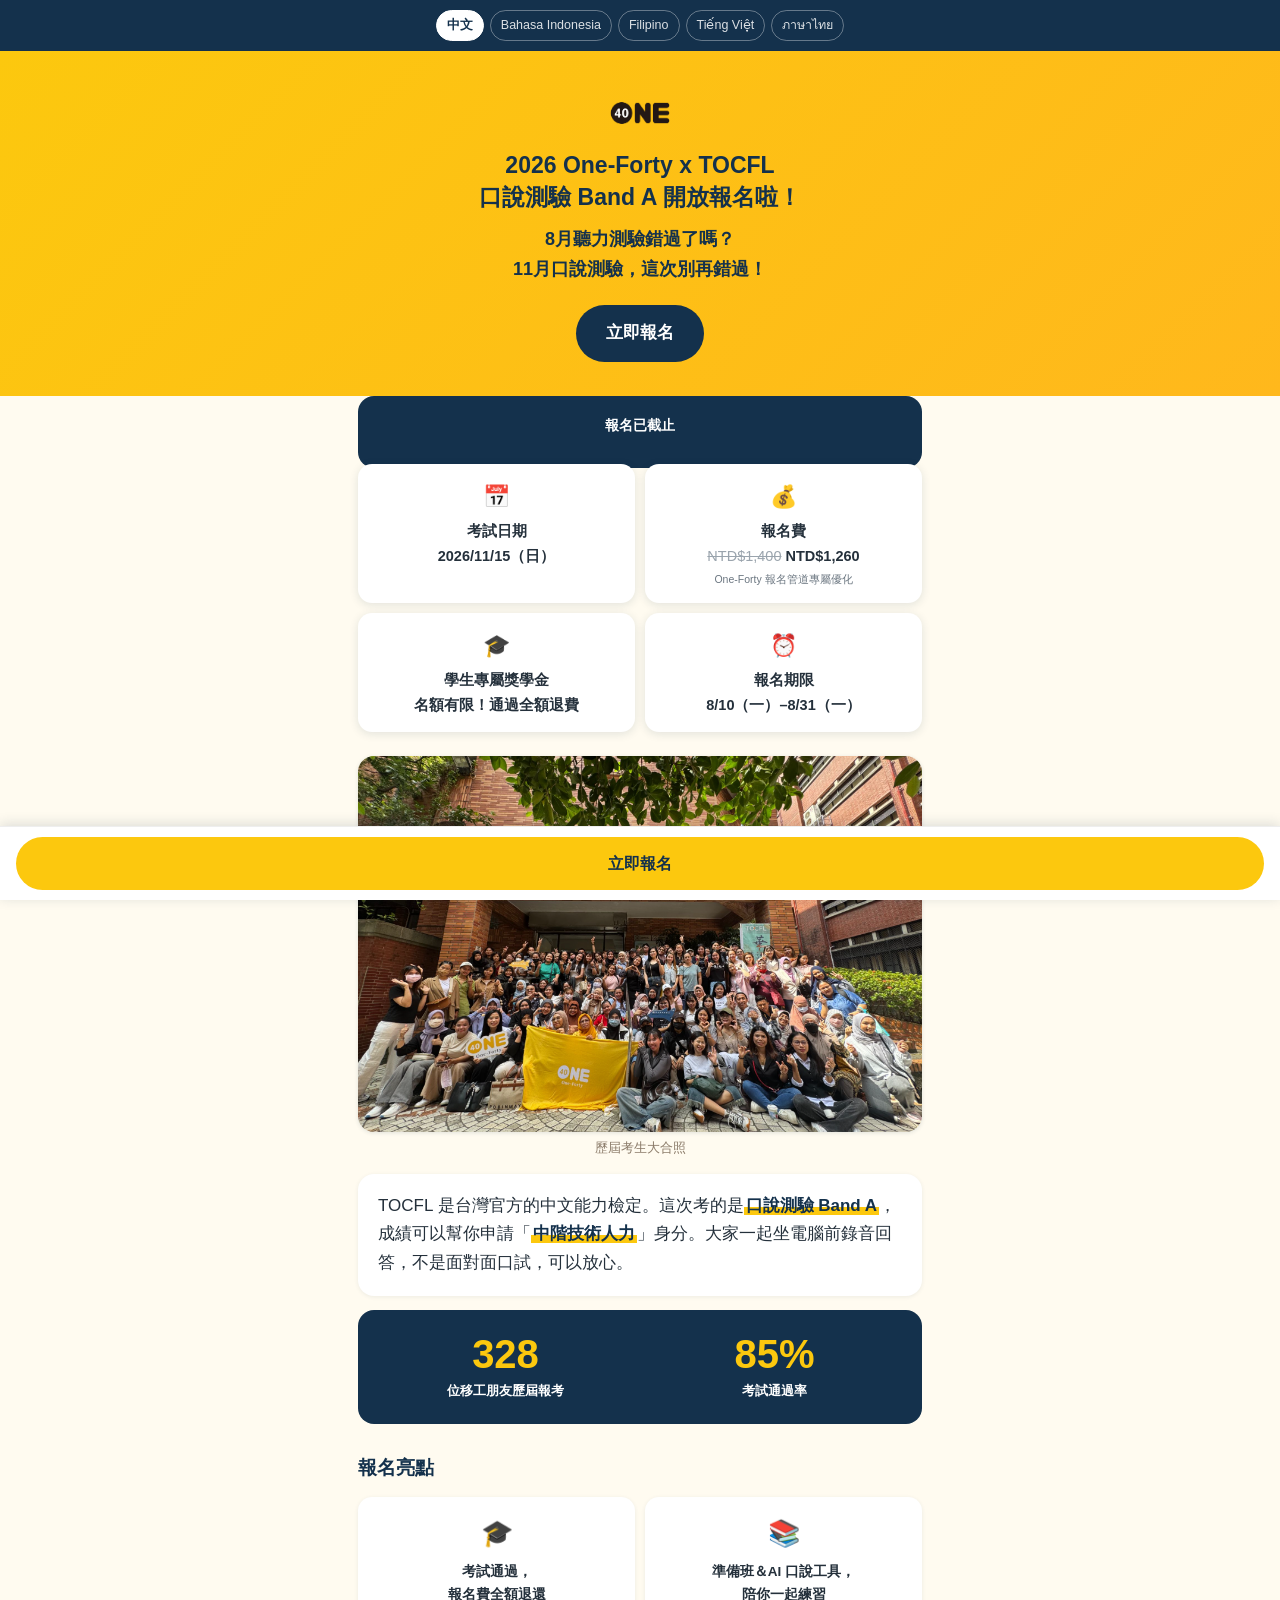
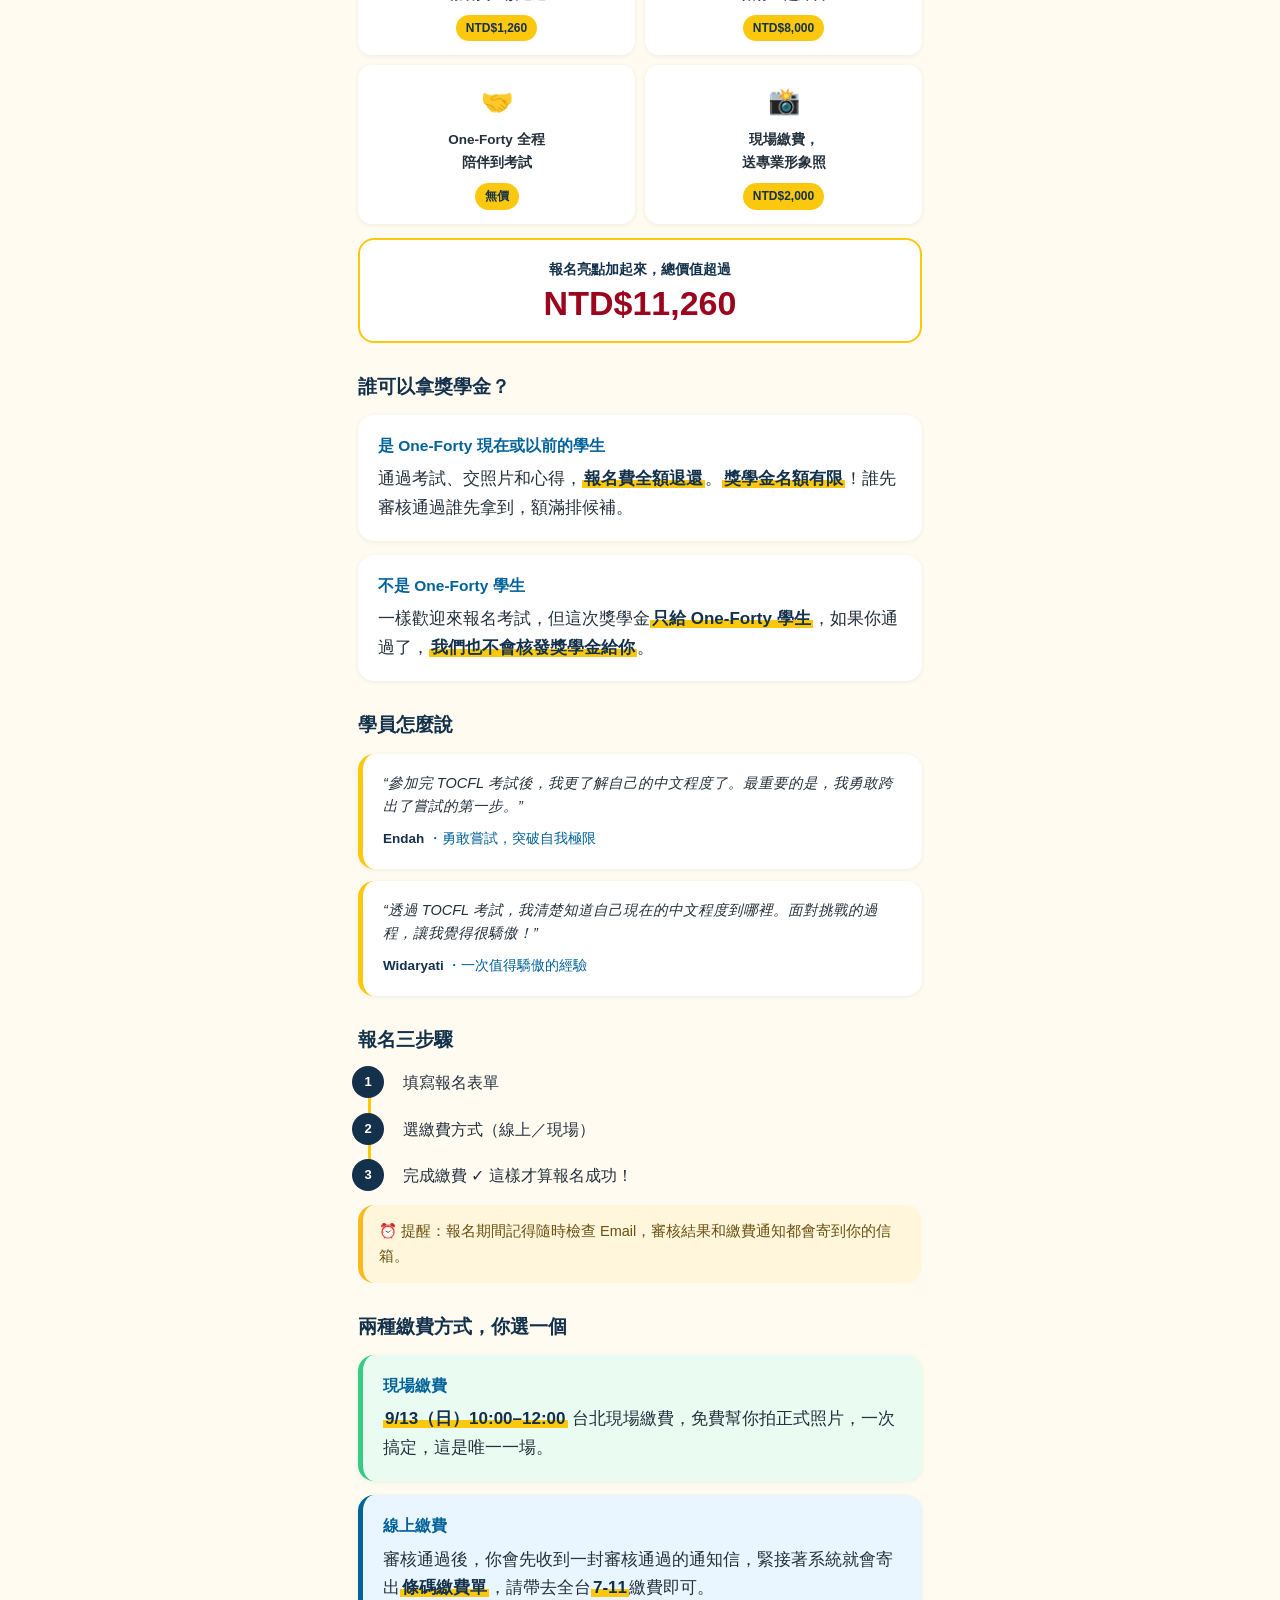
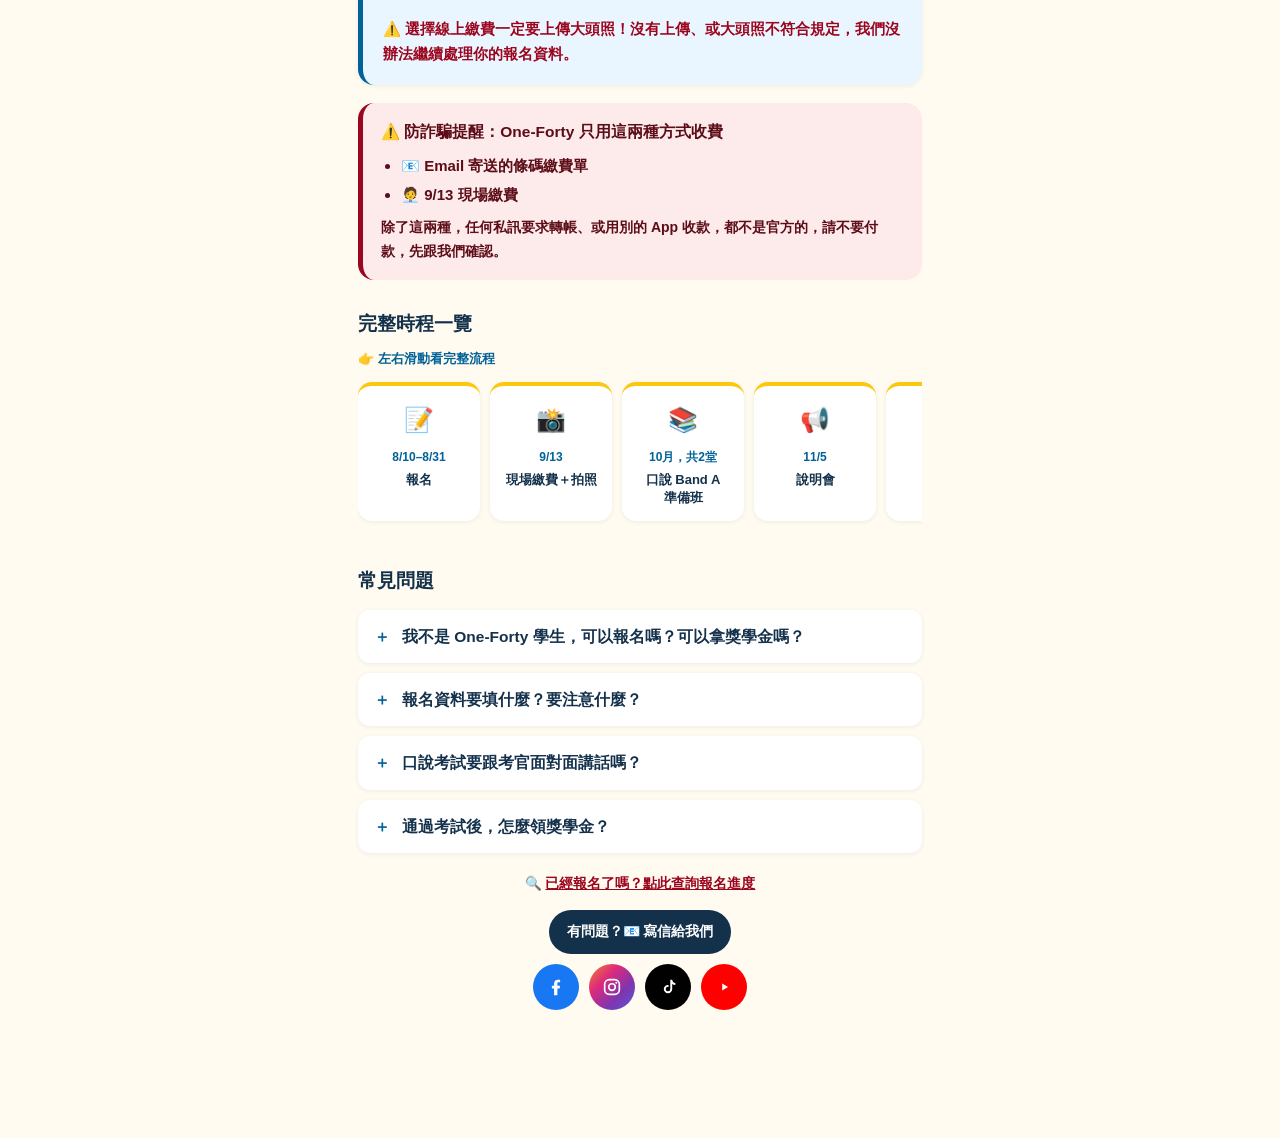
<file: index.html>
<!DOCTYPE html>
<html lang="zh-Hant">
<head>
<meta charset="UTF-8">
<meta name="viewport" content="width=device-width, initial-scale=1">
<title>One-Forty x TOCFL 口說測驗 Band A</title>
<meta property="og:title" content="One-Forty x TOCFL 口說測驗 Band A">
<meta property="og:description" content="8月聽力測驗錯過了嗎？<br>11月口說測驗，這次別再錯過！">
<link rel="stylesheet" href="style.css">
</head>
<body>
<div class="lang-row">
    <a href="index-zh.html" class="active">中文</a>
    <a href="index-id.html">Bahasa Indonesia</a>
    <a href="index-fil.html">Filipino</a>
    <a href="index-vi.html">Tiếng Việt</a>
    <a href="index-th.html">ภาษาไทย</a>
</div>

<div class="hero">
  <img class="hero-logo" src="assets/logo.png" alt="One-Forty logo">
  <h1>2026 One-Forty x TOCFL<br>口說測驗 Band A 開放報名啦！</h1>
  <p class="tagline">8月聽力測驗錯過了嗎？<br>11月口說測驗，這次別再錯過！</p>
  <a class="btn" href="https://forms.gle/hjFZpdzyFmYTk7HM6" target="_blank" rel="noopener">立即報名</a>
</div>
<main>

<div id="countdown-box" class="countdown" data-ended-label="報名已截止">
  <span class="countdown-label">距離報名截止還有</span>
  <div class="countdown-grid">
    <div class="countdown-item"><span class="countdown-num" id="cd-days">0</span><span class="countdown-unit">天</span></div>
    <div class="countdown-item"><span class="countdown-num" id="cd-hours">00</span><span class="countdown-unit">時</span></div>
    <div class="countdown-item"><span class="countdown-num" id="cd-mins">00</span><span class="countdown-unit">分</span></div>
    <div class="countdown-item"><span class="countdown-num" id="cd-secs">00</span><span class="countdown-unit">秒</span></div>
  </div>
</div>


<div class="stats">
  <div class="stat"><span class="emoji">📅</span>考試日期<br>2026/11/15（日）</div>
  <div class="stat"><span class="emoji">💰</span>報名費<br><span class="old-price">NTD$1,400</span>NTD$1,260<span class="sub">One-Forty 報名管道專屬優化</span></div>
  <div class="stat"><span class="emoji">🎓</span>學生專屬獎學金<br>名額有限！通過全額退費</div>
  <div class="stat"><span class="emoji">⏰</span>報名期限<br>8/10（一）–8/31（一）</div>
</div>


<img class="hero-photo" src="assets/group-photo.png" alt="歷屆 TOCFL 口說測驗考生大合照">
<p class="hero-photo-caption">歷屆考生大合照</p>

<div class="card">
<p>TOCFL 是台灣官方的中文能力檢定。這次考的是<span class="hl">口說測驗 Band A</span>，成績可以幫你申請「<span class="hl">中階技術人力</span>」身分。大家一起坐電腦前錄音回答，不是面對面口試，可以放心。</p>
</div>

<div class="impact-grid"><div class="impact-item"><span class="impact-number">328</span><span class="impact-label">位移工朋友歷屆報考</span></div>
<div class="impact-item"><span class="impact-number">85%</span><span class="impact-label">考試通過率</span></div></div>



<h2>報名亮點</h2>
<div class="hl-grid">
<div class="hl-card"><span class="hl-emoji">🎓</span><p>考試通過，<br>報名費全額退還</p><span class="hl-value">NTD$1,260</span></div>
<div class="hl-card"><span class="hl-emoji">📚</span><p>準備班＆AI 口說工具，<br>陪你一起練習</p><span class="hl-value">NTD$8,000</span></div>
<div class="hl-card"><span class="hl-emoji">🤝</span><p>One-Forty 全程<br>陪伴到考試</p><span class="hl-value">無價</span></div>
<div class="hl-card"><span class="hl-emoji">📸</span><p>現場繳費，<br>送專業形象照</p><span class="hl-value">NTD$2,000</span></div>
</div>


<div class="hl-total">
  <span class="ht-label">報名亮點加起來，總價值超過</span>
  <span class="ht-number">NTD$11,260</span>
</div>


<h2>誰可以拿獎學金？</h2>
<div class="card">
<h3>是 One-Forty 現在或以前的學生</h3>
<p>通過考試、交照片和心得，<span class="hl">報名費全額退還</span>。<span class="hl">獎學金名額有限</span>！誰先審核通過誰先拿到，額滿排候補。</p>
</div>
<div class="card">
<h3>不是 One-Forty 學生</h3>
<p>一樣歡迎來報名考試，但這次獎學金<span class="hl">只給 One-Forty 學生</span>，如果你通過了，<span class="hl">我們也不會核發獎學金給你</span>。</p>
</div>

<h2>學員怎麼說</h2>
<div class="testimonial-grid">
<div class="testimonial-card"><p class="tq">參加完 TOCFL 考試後，我更了解自己的中文程度了。最重要的是，我勇敢跨出了嘗試的第一步。</p><p class="tn">Endah <span>・勇敢嘗試，突破自我極限</span></p></div>
<div class="testimonial-card"><p class="tq">透過 TOCFL 考試，我清楚知道自己現在的中文程度到哪裡。面對挑戰的過程，讓我覺得很驕傲！</p><p class="tn">Widaryati <span>・一次值得驕傲的經驗</span></p></div>
</div>

<h2>報名三步驟</h2>
<ol class="timeline">
  <li data-step="1">填寫報名表單</li>
  <li data-step="2">選繳費方式（線上／現場）</li>
  <li data-step="3">完成繳費 ✓ 這樣才算報名成功！</li>
</ol>
<div class="callout">⏰ 提醒：報名期間記得隨時檢查 Email，審核結果和繳費通知都會寄到你的信箱。</div>

<h2>兩種繳費方式，你選一個</h2>
<div class="card pay-onsite">
<h3>現場繳費</h3>
<p><span class="hl">9/13（日）10:00–12:00</span> 台北現場繳費，免費幫你拍正式照片，一次搞定，這是唯一一場。</p>
</div>
<div class="card pay-online">
<h3>線上繳費</h3>
<p>審核通過後，你會先收到一封審核通過的通知信，緊接著系統就會寄出<span class="hl">條碼繳費單</span>，請帶去全台<span class="hl">7-11</span>繳費即可。</p>
<p class="note">⚠️ 選擇線上繳費一定要上傳大頭照！沒有上傳、或大頭照不符合規定，我們沒辦法繼續處理你的報名資料。</p>
</div>


<div class="warning">
<p class="warning-title">⚠️ 防詐騙提醒：One-Forty 只用這兩種方式收費</p>
<ul><li>📧 Email 寄送的條碼繳費單</li>
<li>🧑‍💼 9/13 現場繳費</li></ul>
<p class="warning-foot">除了這兩種，任何私訊要求轉帳、或用別的 App 收款，都不是官方的，請不要付款，先跟我們確認。</p>
</div>


<h2>完整時程一覽</h2>
<p class="scroll-hint">👉 左右滑動看完整流程</p>
<div class="journey-scroll">
<div class="journey-item"><span class="je">📝</span><span class="jd">8/10–8/31</span><span class="jt">報名</span></div>
<div class="journey-item"><span class="je">📸</span><span class="jd">9/13</span><span class="jt">現場繳費＋拍照</span></div>
<div class="journey-item"><span class="je">📚</span><span class="jd">10月，共2堂</span><span class="jt">口說 Band A<br>準備班</span></div>
<div class="journey-item"><span class="je">📢</span><span class="jd">11/5</span><span class="jt">說明會</span></div>
<div class="journey-item"><span class="je">✍️</span><span class="jd">11/15</span><span class="jt">考試日</span></div>
<div class="journey-item"><span class="je">🎓</span><span class="jd">放榜後</span><span class="jt">獎學金申請</span></div>
<div class="journey-item"><span class="je">💰</span><span class="jd">隔年1月</span><span class="jt">獎學金核發</span></div>
</div>

<h2>常見問題</h2>
<details class="faq"><summary>我不是 One-Forty 學生，可以報名嗎？可以拿獎學金嗎？</summary><p>可以報名！這場考試開放給全台灣的移工朋友。但獎學金只給 One-Forty 現在或以前的學生。</p></details>
<details class="faq"><summary>報名資料要填什麼？要注意什麼？</summary><p>姓名和生日一定要跟護照／居留證一模一樣！填錯會不能考試。</p></details>
<details class="faq"><summary>口說考試要跟考官面對面講話嗎？</summary><p>不用，跟聽力測驗一樣，是大家一起坐電腦前錄音回答，不是面試，可以放心。</p></details>
<details class="faq"><summary>通過考試後，怎麼領獎學金？</summary><p>填一份獎學金申請表（附照片和考試心得），確認資格後隔年1月入帳。</p></details>

<footer class="site-footer">
<p class="query-link">🔍 <a href="https://bit.ly/TOCFL-Speaking-2026" target="_blank" rel="noopener">已經報名了嗎？點此查詢報名進度</a></p>



<div class="contact-row">
  <a class="contact-btn" href="mailto:colin@one-forty.org">有問題？📧 寫信給我們</a>
</div>

<div class="social-row">
<a class="social-icon" style="background:#1877F2" href="#" target="_blank" rel="noopener" aria-label="Facebook"><svg viewBox="0 0 24 24"><path fill="#fff" d="M13.5 21v-7.5H16l.4-3h-2.9V8.4c0-.87.24-1.46 1.49-1.46H16.5V4.3C16.2 4.26 15.19 4.17 14 4.17c-2.44 0-4.11 1.49-4.11 4.22v2.11H7.5v3H9.9V21h3.6z"/></svg></a>
<a class="social-icon" style="background:linear-gradient(135deg,#F58529,#DD2A7B,#8134AF,#515BD4)" href="#" target="_blank" rel="noopener" aria-label="Instagram"><svg viewBox="0 0 24 24"><rect x="4" y="4" width="16" height="16" rx="5" fill="none" stroke="#fff" stroke-width="1.8"/><circle cx="12" cy="12" r="3.6" fill="none" stroke="#fff" stroke-width="1.8"/><circle cx="16.7" cy="7.3" r="1.1" fill="#fff"/></svg></a>
<a class="social-icon" style="background:#010101" href="#" target="_blank" rel="noopener" aria-label="TikTok"><svg viewBox="0 0 24 24"><path fill="#fff" d="M14.5 4h2.1c.15 1.9 1.5 3.4 3.4 3.7v2.1c-1.25-.02-2.44-.42-3.4-1.1v5.6a4.6 4.6 0 1 1-4.6-4.6c.2 0 .4.01.6.04v2.14a2.46 2.46 0 1 0 1.9 2.4V4z"/></svg></a>
<a class="social-icon" style="background:#FF0000" href="#" target="_blank" rel="noopener" aria-label="YouTube"><svg viewBox="0 0 24 24"><path fill="#fff" d="M10 8.3l6.4 3.7-6.4 3.7V8.3z"/></svg></a>
</div>

</footer>
</main>

<div class="sticky-cta">
  <a href="https://forms.gle/hjFZpdzyFmYTk7HM6" target="_blank" rel="noopener">立即報名</a>
</div>
<script>
(function () {
  var el = document.getElementById('countdown-box');
  if (!el) return;
  var target = new Date("2026-08-31T23:59:59+08:00").getTime();
  function pad(n) { return String(n).padStart(2, '0'); }
  function tick() {
    var diff = target - new Date().getTime();
    if (diff <= 0) {
      var label = el.getAttribute('data-ended-label') || '';
      el.innerHTML = '<span class="countdown-label"></span>';
      el.querySelector('.countdown-label').textContent = label;
      return;
    }
    var d = Math.floor(diff / 86400000);
    var h = Math.floor((diff % 86400000) / 3600000);
    var m = Math.floor((diff % 3600000) / 60000);
    var s = Math.floor((diff % 60000) / 1000);
    document.getElementById('cd-days').textContent = d;
    document.getElementById('cd-hours').textContent = pad(h);
    document.getElementById('cd-mins').textContent = pad(m);
    document.getElementById('cd-secs').textContent = pad(s);
  }
  tick();
  setInterval(tick, 1000);
})();
</script>
</body>
</html>
</file>
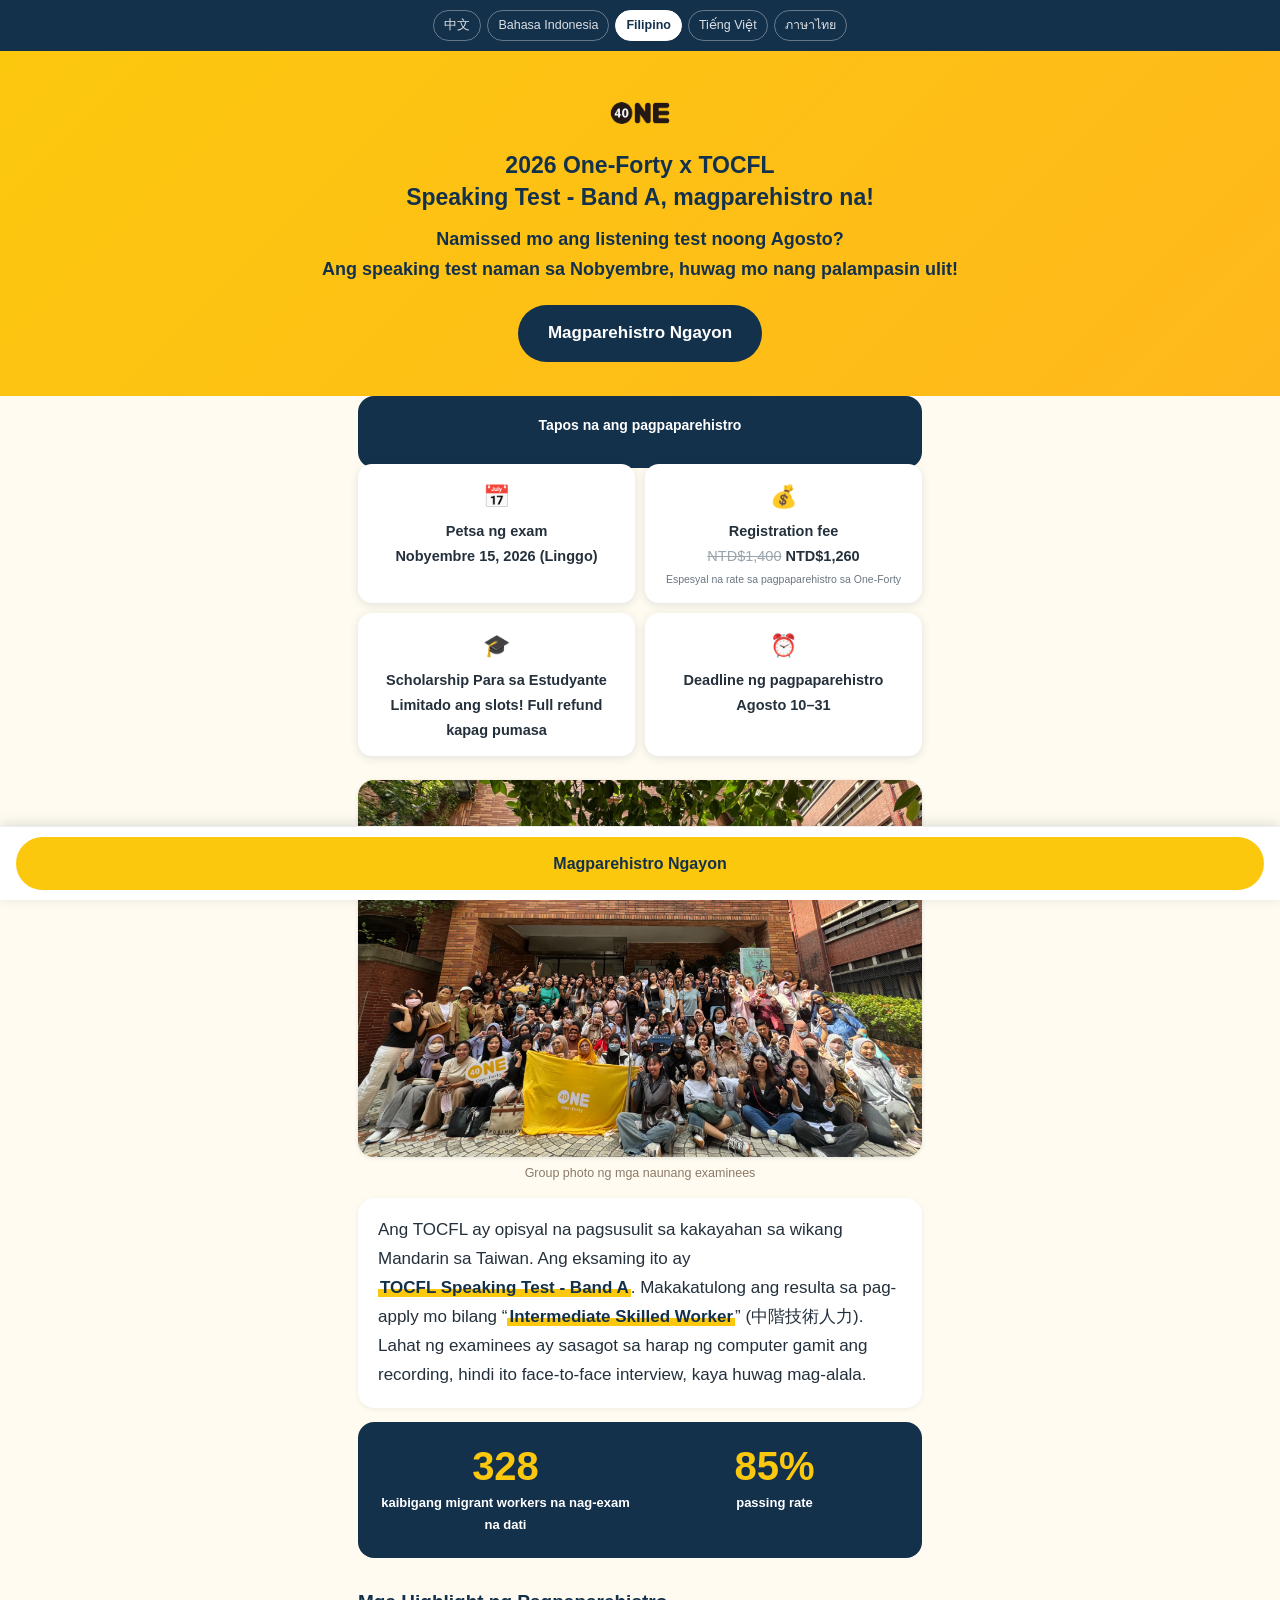
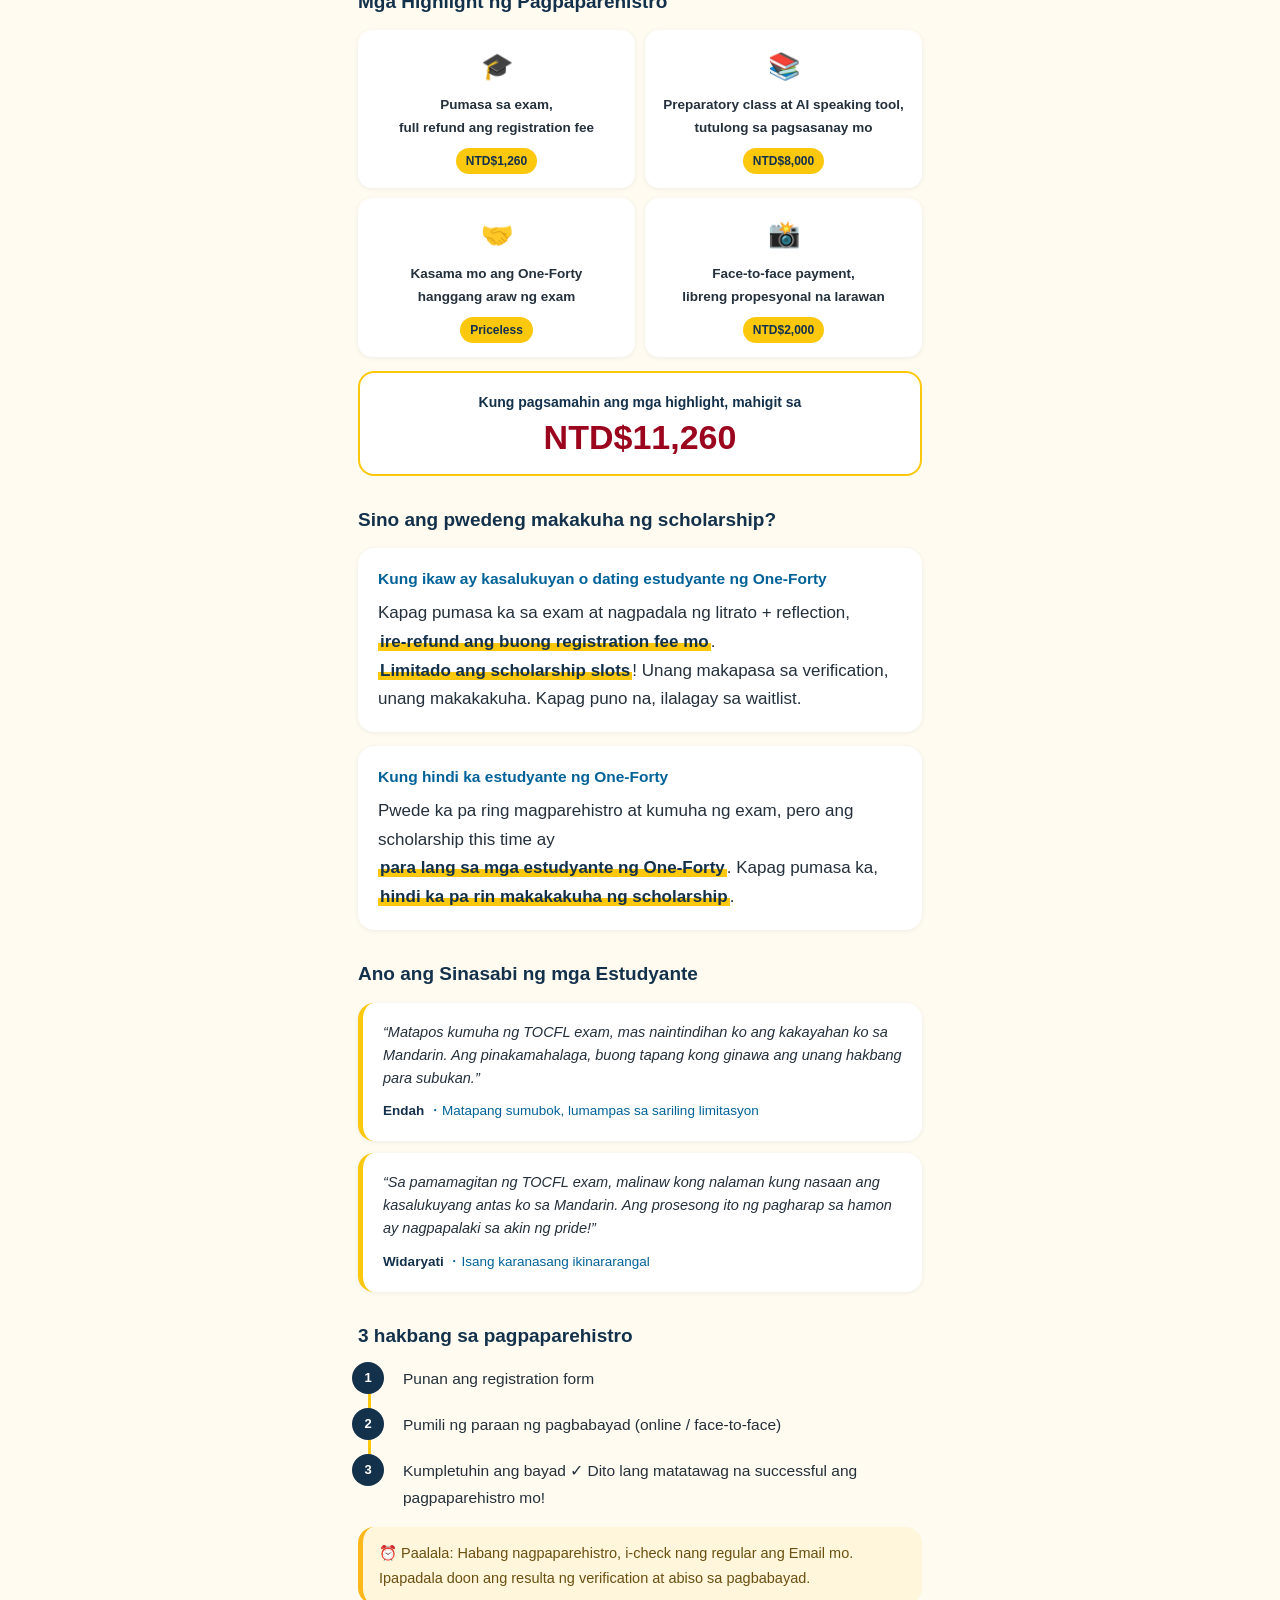
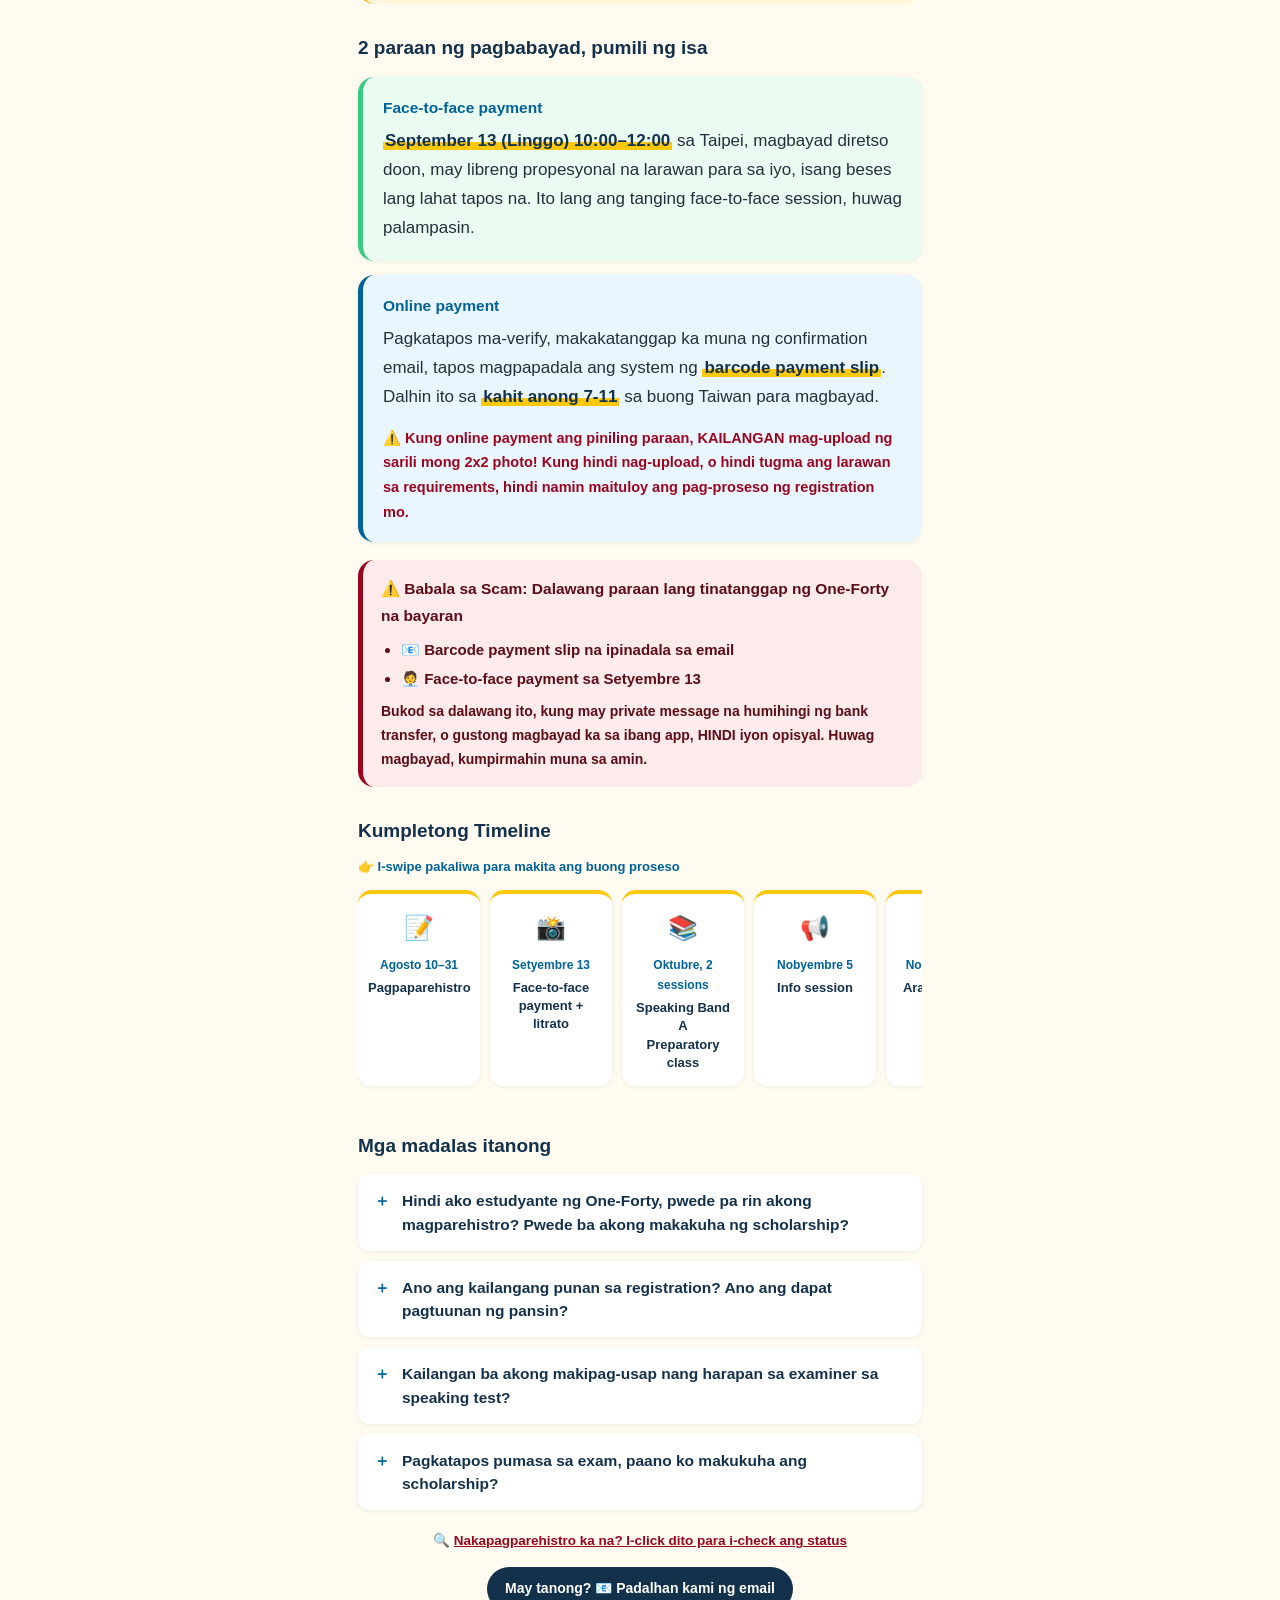
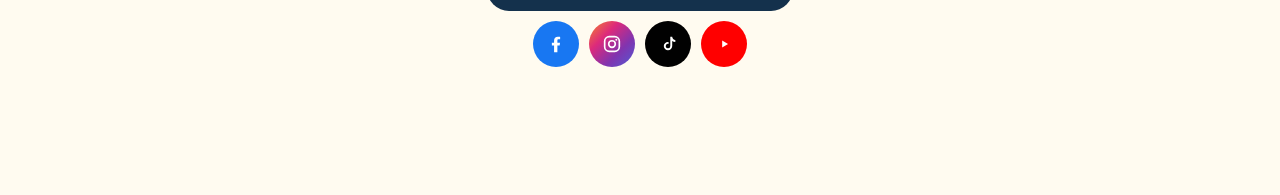
<file: index-fil.html>
<!DOCTYPE html>
<html lang="fil">
<head>
<meta charset="UTF-8">
<meta name="viewport" content="width=device-width, initial-scale=1">
<title>One-Forty x TOCFL Speaking Test - Band A</title>
<meta property="og:title" content="One-Forty x TOCFL Speaking Test - Band A">
<meta property="og:description" content="Namissed mo ang listening test noong Agosto?<br>Ang speaking test naman sa Nobyembre, huwag mo nang palampasin ulit!">
<link rel="stylesheet" href="style.css">
</head>
<body>
<div class="lang-row">
    <a href="index-zh.html">中文</a>
    <a href="index-id.html">Bahasa Indonesia</a>
    <a href="index-fil.html" class="active">Filipino</a>
    <a href="index-vi.html">Tiếng Việt</a>
    <a href="index-th.html">ภาษาไทย</a>
</div>

<div class="hero">
  <img class="hero-logo" src="assets/logo.png" alt="One-Forty logo">
  <h1>2026 One-Forty x TOCFL<br>Speaking Test - Band A, magparehistro na!</h1>
  <p class="tagline">Namissed mo ang listening test noong Agosto?<br>Ang speaking test naman sa Nobyembre, huwag mo nang palampasin ulit!</p>
  <a class="btn" href="https://forms.gle/pijnMjVKREGASxph7" target="_blank" rel="noopener">Magparehistro Ngayon</a>
</div>
<main>

<div id="countdown-box" class="countdown" data-ended-label="Tapos na ang pagpaparehistro">
  <span class="countdown-label">Countdown hanggang deadline ng pagpaparehistro</span>
  <div class="countdown-grid">
    <div class="countdown-item"><span class="countdown-num" id="cd-days">0</span><span class="countdown-unit">Araw</span></div>
    <div class="countdown-item"><span class="countdown-num" id="cd-hours">00</span><span class="countdown-unit">Oras</span></div>
    <div class="countdown-item"><span class="countdown-num" id="cd-mins">00</span><span class="countdown-unit">Minuto</span></div>
    <div class="countdown-item"><span class="countdown-num" id="cd-secs">00</span><span class="countdown-unit">Segundo</span></div>
  </div>
</div>


<div class="stats">
  <div class="stat"><span class="emoji">📅</span>Petsa ng exam<br>Nobyembre 15, 2026 (Linggo)</div>
  <div class="stat"><span class="emoji">💰</span>Registration fee<br><span class="old-price">NTD$1,400</span>NTD$1,260<span class="sub">Espesyal na rate sa pagpaparehistro sa One-Forty</span></div>
  <div class="stat"><span class="emoji">🎓</span>Scholarship Para sa Estudyante<br>Limitado ang slots! Full refund kapag pumasa</div>
  <div class="stat"><span class="emoji">⏰</span>Deadline ng pagpaparehistro<br>Agosto 10–31</div>
</div>


<img class="hero-photo" src="assets/group-photo.png" alt="Group photo ng mga naunang examinees ng TOCFL Speaking Test">
<p class="hero-photo-caption">Group photo ng mga naunang examinees</p>

<div class="card">
<p>Ang TOCFL ay opisyal na pagsusulit sa kakayahan sa wikang Mandarin sa Taiwan. Ang eksaming ito ay <span class="hl">TOCFL Speaking Test - Band A</span>. Makakatulong ang resulta sa pag-apply mo bilang “<span class="hl">Intermediate Skilled Worker</span>” (中階技術人力). Lahat ng examinees ay sasagot sa harap ng computer gamit ang recording, hindi ito face-to-face interview, kaya huwag mag-alala.</p>
</div>

<div class="impact-grid"><div class="impact-item"><span class="impact-number">328</span><span class="impact-label">kaibigang migrant workers na nag-exam na dati</span></div>
<div class="impact-item"><span class="impact-number">85%</span><span class="impact-label">passing rate</span></div></div>



<h2>Mga Highlight ng Pagpaparehistro</h2>
<div class="hl-grid">
<div class="hl-card"><span class="hl-emoji">🎓</span><p>Pumasa sa exam,<br>full refund ang registration fee</p><span class="hl-value">NTD$1,260</span></div>
<div class="hl-card"><span class="hl-emoji">📚</span><p>Preparatory class at AI speaking tool,<br>tutulong sa pagsasanay mo</p><span class="hl-value">NTD$8,000</span></div>
<div class="hl-card"><span class="hl-emoji">🤝</span><p>Kasama mo ang One-Forty<br>hanggang araw ng exam</p><span class="hl-value">Priceless</span></div>
<div class="hl-card"><span class="hl-emoji">📸</span><p>Face-to-face payment,<br>libreng propesyonal na larawan</p><span class="hl-value">NTD$2,000</span></div>
</div>


<div class="hl-total">
  <span class="ht-label">Kung pagsamahin ang mga highlight, mahigit sa</span>
  <span class="ht-number">NTD$11,260</span>
</div>


<h2>Sino ang pwedeng makakuha ng scholarship?</h2>
<div class="card">
<h3>Kung ikaw ay kasalukuyan o dating estudyante ng One-Forty</h3>
<p>Kapag pumasa ka sa exam at nagpadala ng litrato + reflection, <span class="hl">ire-refund ang buong registration fee mo</span>. <span class="hl">Limitado ang scholarship slots</span>! Unang makapasa sa verification, unang makakakuha. Kapag puno na, ilalagay sa waitlist.</p>
</div>
<div class="card">
<h3>Kung hindi ka estudyante ng One-Forty</h3>
<p>Pwede ka pa ring magparehistro at kumuha ng exam, pero ang scholarship this time ay <span class="hl">para lang sa mga estudyante ng One-Forty</span>. Kapag pumasa ka, <span class="hl">hindi ka pa rin makakakuha ng scholarship</span>.</p>
</div>

<h2>Ano ang Sinasabi ng mga Estudyante</h2>
<div class="testimonial-grid">
<div class="testimonial-card"><p class="tq">Matapos kumuha ng TOCFL exam, mas naintindihan ko ang kakayahan ko sa Mandarin. Ang pinakamahalaga, buong tapang kong ginawa ang unang hakbang para subukan.</p><p class="tn">Endah <span>・Matapang sumubok, lumampas sa sariling limitasyon</span></p></div>
<div class="testimonial-card"><p class="tq">Sa pamamagitan ng TOCFL exam, malinaw kong nalaman kung nasaan ang kasalukuyang antas ko sa Mandarin. Ang prosesong ito ng pagharap sa hamon ay nagpapalaki sa akin ng pride!</p><p class="tn">Widaryati <span>・Isang karanasang ikinararangal</span></p></div>
</div>

<h2>3 hakbang sa pagpaparehistro</h2>
<ol class="timeline">
  <li data-step="1">Punan ang registration form</li>
  <li data-step="2">Pumili ng paraan ng pagbabayad (online / face-to-face)</li>
  <li data-step="3">Kumpletuhin ang bayad ✓ Dito lang matatawag na successful ang pagpaparehistro mo!</li>
</ol>
<div class="callout">⏰ Paalala: Habang nagpaparehistro, i-check nang regular ang Email mo. Ipapadala doon ang resulta ng verification at abiso sa pagbabayad.</div>

<h2>2 paraan ng pagbabayad, pumili ng isa</h2>
<div class="card pay-onsite">
<h3>Face-to-face payment</h3>
<p><span class="hl">September 13 (Linggo) 10:00–12:00</span> sa Taipei, magbayad diretso doon, may libreng propesyonal na larawan para sa iyo, isang beses lang lahat tapos na. Ito lang ang tanging face-to-face session, huwag palampasin.</p>
</div>
<div class="card pay-online">
<h3>Online payment</h3>
<p>Pagkatapos ma-verify, makakatanggap ka muna ng confirmation email, tapos magpapadala ang system ng <span class="hl">barcode payment slip</span>. Dalhin ito sa <span class="hl">kahit anong 7-11</span> sa buong Taiwan para magbayad.</p>
<p class="note">⚠️ Kung online payment ang piniling paraan, KAILANGAN mag-upload ng sarili mong 2x2 photo! Kung hindi nag-upload, o hindi tugma ang larawan sa requirements, hindi namin maituloy ang pag-proseso ng registration mo.</p>
</div>


<div class="warning">
<p class="warning-title">⚠️ Babala sa Scam: Dalawang paraan lang tinatanggap ng One-Forty na bayaran</p>
<ul><li>📧 Barcode payment slip na ipinadala sa email</li>
<li>🧑‍💼 Face-to-face payment sa Setyembre 13</li></ul>
<p class="warning-foot">Bukod sa dalawang ito, kung may private message na humihingi ng bank transfer, o gustong magbayad ka sa ibang app, HINDI iyon opisyal. Huwag magbayad, kumpirmahin muna sa amin.</p>
</div>


<h2>Kumpletong Timeline</h2>
<p class="scroll-hint">👉 I-swipe pakaliwa para makita ang buong proseso</p>
<div class="journey-scroll">
<div class="journey-item"><span class="je">📝</span><span class="jd">Agosto 10–31</span><span class="jt">Pagpaparehistro</span></div>
<div class="journey-item"><span class="je">📸</span><span class="jd">Setyembre 13</span><span class="jt">Face-to-face payment + litrato</span></div>
<div class="journey-item"><span class="je">📚</span><span class="jd">Oktubre, 2 sessions</span><span class="jt">Speaking Band A<br>Preparatory class</span></div>
<div class="journey-item"><span class="je">📢</span><span class="jd">Nobyembre 5</span><span class="jt">Info session</span></div>
<div class="journey-item"><span class="je">✍️</span><span class="jd">Nobyembre 15</span><span class="jt">Araw ng exam</span></div>
<div class="journey-item"><span class="je">🎓</span><span class="jd">Pagkatapos ng resulta</span><span class="jt">Mag-apply ng scholarship</span></div>
<div class="journey-item"><span class="je">💰</span><span class="jd">Enero ng susunod na taon</span><span class="jt">Ilalabas ang scholarship</span></div>
</div>

<h2>Mga madalas itanong</h2>
<details class="faq"><summary>Hindi ako estudyante ng One-Forty, pwede pa rin akong magparehistro? Pwede ba akong makakuha ng scholarship?</summary><p>Pwede kang magparehistro! Bukas ang exam na ito para sa lahat ng kaibigang migrant workers sa buong Taiwan. Pero ang scholarship ay para lang sa kasalukuyan o dating estudyante ng One-Forty.</p></details>
<details class="faq"><summary>Ano ang kailangang punan sa registration? Ano ang dapat pagtuunan ng pansin?</summary><p>Ang pangalan at petsa ng kapanganakan mo ay dapat KAPAREHONG-KAPAREHO ng nasa passport/ARC mo! Kapag mali ang isinulat, hindi ka makakakuha ng exam.</p></details>
<details class="faq"><summary>Kailangan ba akong makipag-usap nang harapan sa examiner sa speaking test?</summary><p>Hindi, tulad din ng listening test, lahat ng examinees ay sasagot sa harap ng computer gamit ang recording. Hindi ito interview, kaya huwag mag-alala.</p></details>
<details class="faq"><summary>Pagkatapos pumasa sa exam, paano ko makukuha ang scholarship?</summary><p>Punan ang scholarship application form (kasama ang litrato at reflection tungkol sa exam). Pagkatapos ma-confirm ang qualification, ilalabas ang pera sa Enero ng susunod na taon.</p></details>

<footer class="site-footer">
<p class="query-link">🔍 <a href="https://bit.ly/TOCFL-Speaking-2026" target="_blank" rel="noopener">Nakapagparehistro ka na? I-click dito para i-check ang status</a></p>



<div class="contact-row">
  <a class="contact-btn" href="mailto:colin@one-forty.org">May tanong? 📧 Padalhan kami ng email</a>
</div>

<div class="social-row">
<a class="social-icon" style="background:#1877F2" href="#" target="_blank" rel="noopener" aria-label="Facebook"><svg viewBox="0 0 24 24"><path fill="#fff" d="M13.5 21v-7.5H16l.4-3h-2.9V8.4c0-.87.24-1.46 1.49-1.46H16.5V4.3C16.2 4.26 15.19 4.17 14 4.17c-2.44 0-4.11 1.49-4.11 4.22v2.11H7.5v3H9.9V21h3.6z"/></svg></a>
<a class="social-icon" style="background:linear-gradient(135deg,#F58529,#DD2A7B,#8134AF,#515BD4)" href="#" target="_blank" rel="noopener" aria-label="Instagram"><svg viewBox="0 0 24 24"><rect x="4" y="4" width="16" height="16" rx="5" fill="none" stroke="#fff" stroke-width="1.8"/><circle cx="12" cy="12" r="3.6" fill="none" stroke="#fff" stroke-width="1.8"/><circle cx="16.7" cy="7.3" r="1.1" fill="#fff"/></svg></a>
<a class="social-icon" style="background:#010101" href="#" target="_blank" rel="noopener" aria-label="TikTok"><svg viewBox="0 0 24 24"><path fill="#fff" d="M14.5 4h2.1c.15 1.9 1.5 3.4 3.4 3.7v2.1c-1.25-.02-2.44-.42-3.4-1.1v5.6a4.6 4.6 0 1 1-4.6-4.6c.2 0 .4.01.6.04v2.14a2.46 2.46 0 1 0 1.9 2.4V4z"/></svg></a>
<a class="social-icon" style="background:#FF0000" href="#" target="_blank" rel="noopener" aria-label="YouTube"><svg viewBox="0 0 24 24"><path fill="#fff" d="M10 8.3l6.4 3.7-6.4 3.7V8.3z"/></svg></a>
</div>

</footer>
</main>

<div class="sticky-cta">
  <a href="https://forms.gle/pijnMjVKREGASxph7" target="_blank" rel="noopener">Magparehistro Ngayon</a>
</div>
<script>
(function () {
  var el = document.getElementById('countdown-box');
  if (!el) return;
  var target = new Date("2026-08-31T23:59:59+08:00").getTime();
  function pad(n) { return String(n).padStart(2, '0'); }
  function tick() {
    var diff = target - new Date().getTime();
    if (diff <= 0) {
      var label = el.getAttribute('data-ended-label') || '';
      el.innerHTML = '<span class="countdown-label"></span>';
      el.querySelector('.countdown-label').textContent = label;
      return;
    }
    var d = Math.floor(diff / 86400000);
    var h = Math.floor((diff % 86400000) / 3600000);
    var m = Math.floor((diff % 3600000) / 60000);
    var s = Math.floor((diff % 60000) / 1000);
    document.getElementById('cd-days').textContent = d;
    document.getElementById('cd-hours').textContent = pad(h);
    document.getElementById('cd-mins').textContent = pad(m);
    document.getElementById('cd-secs').textContent = pad(s);
  }
  tick();
  setInterval(tick, 1000);
})();
</script>
</body>
</html>
</file>
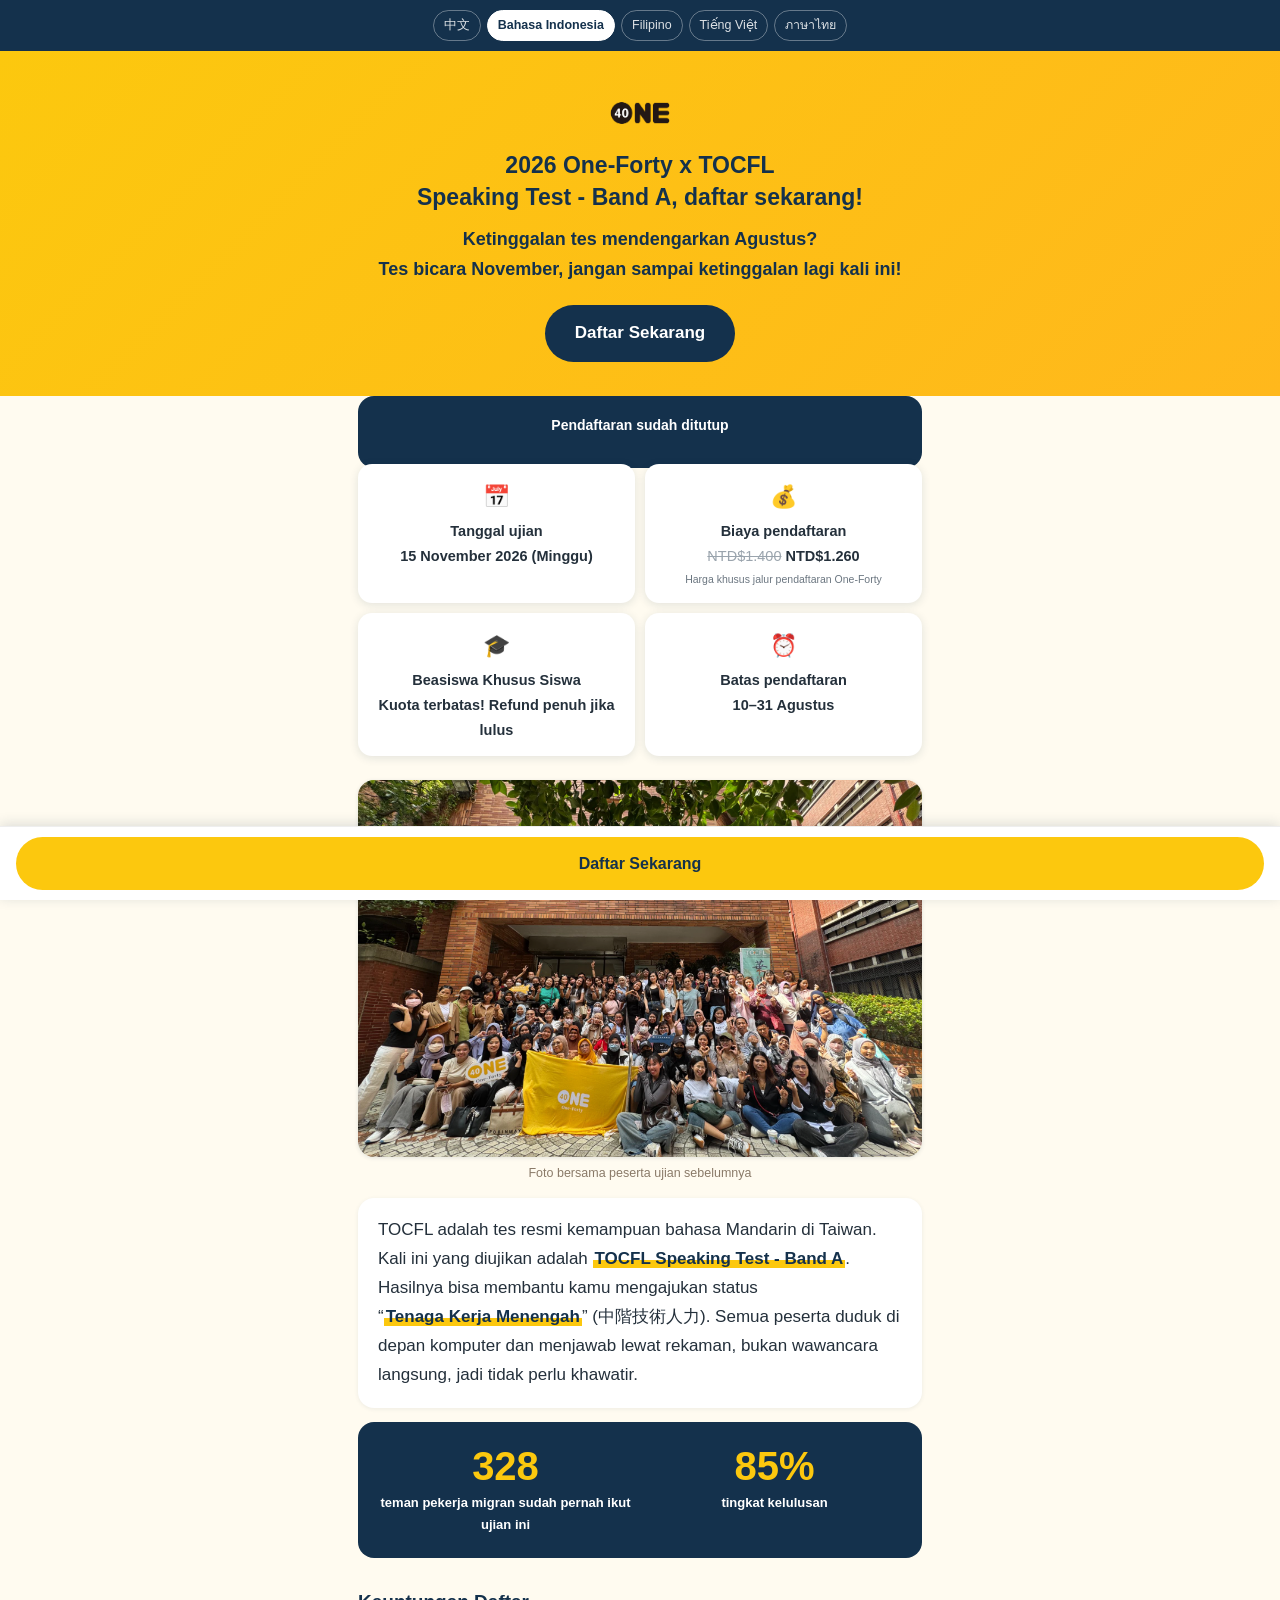
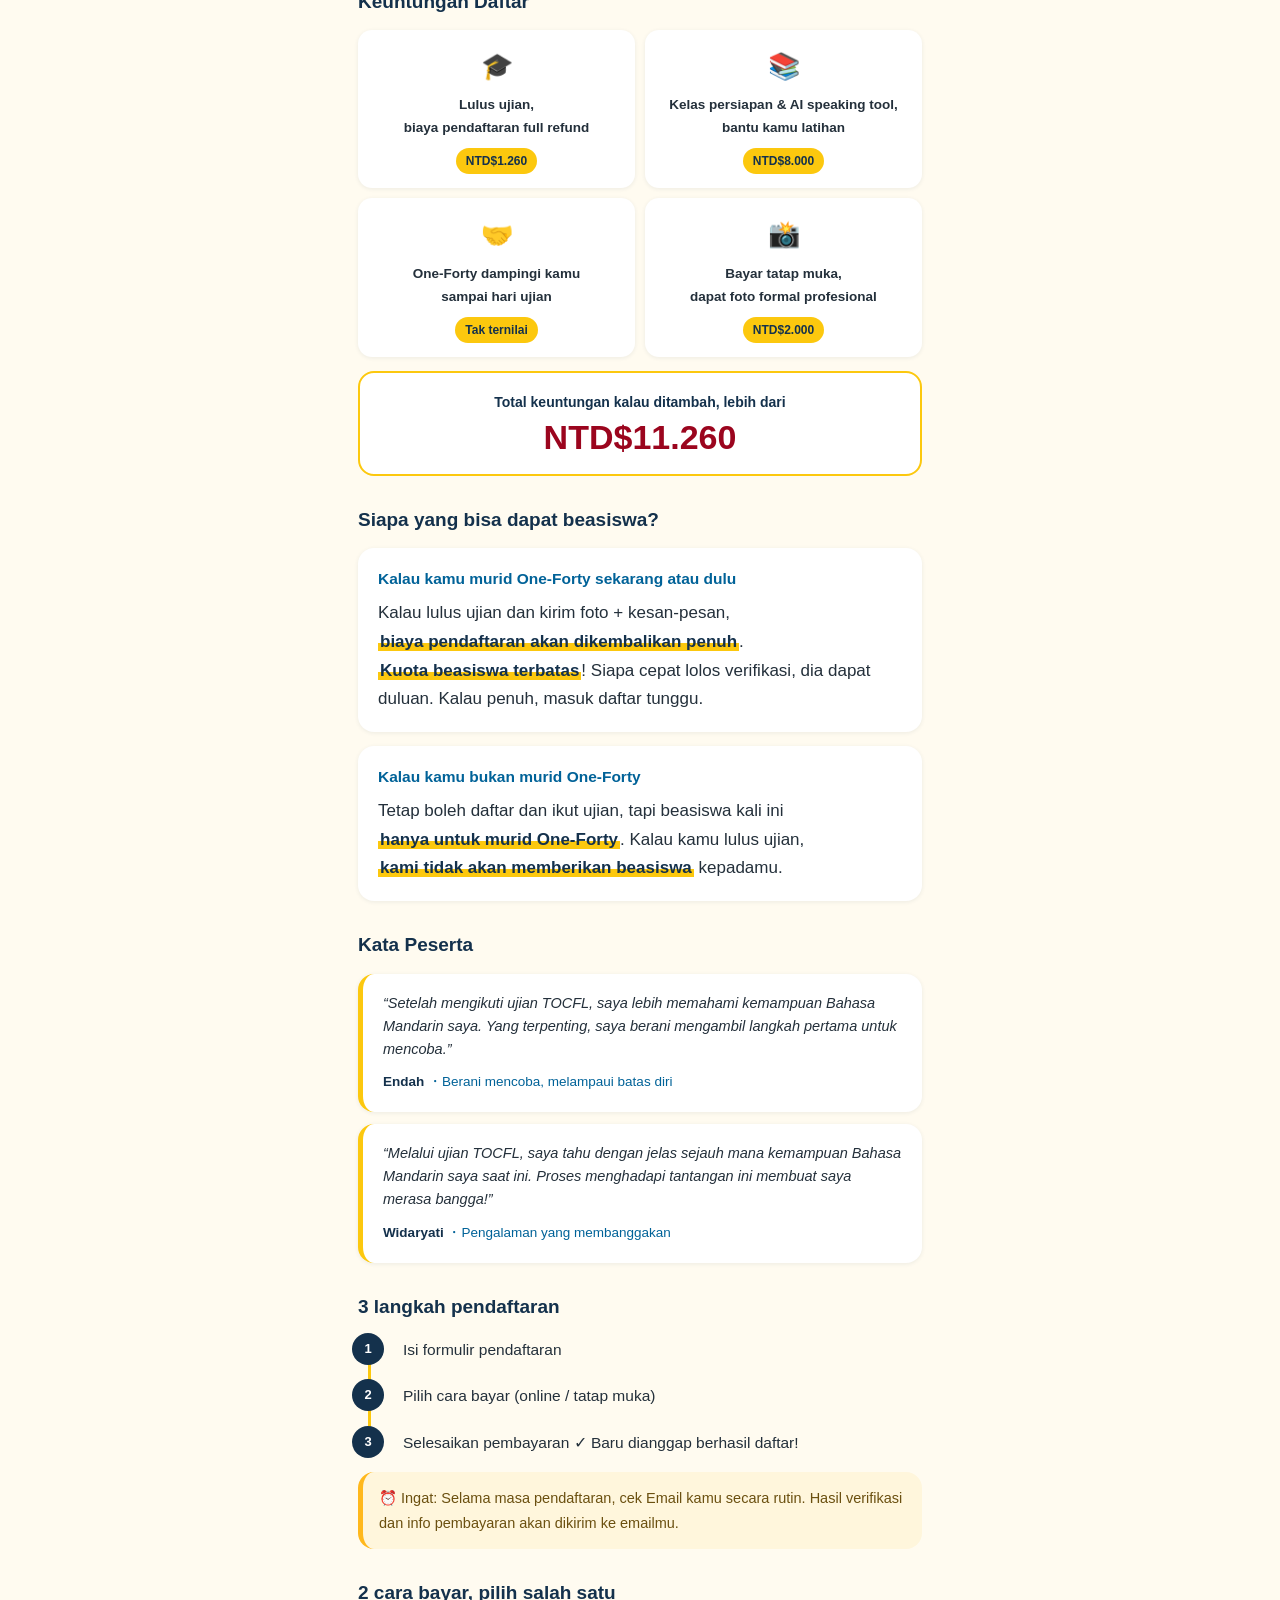
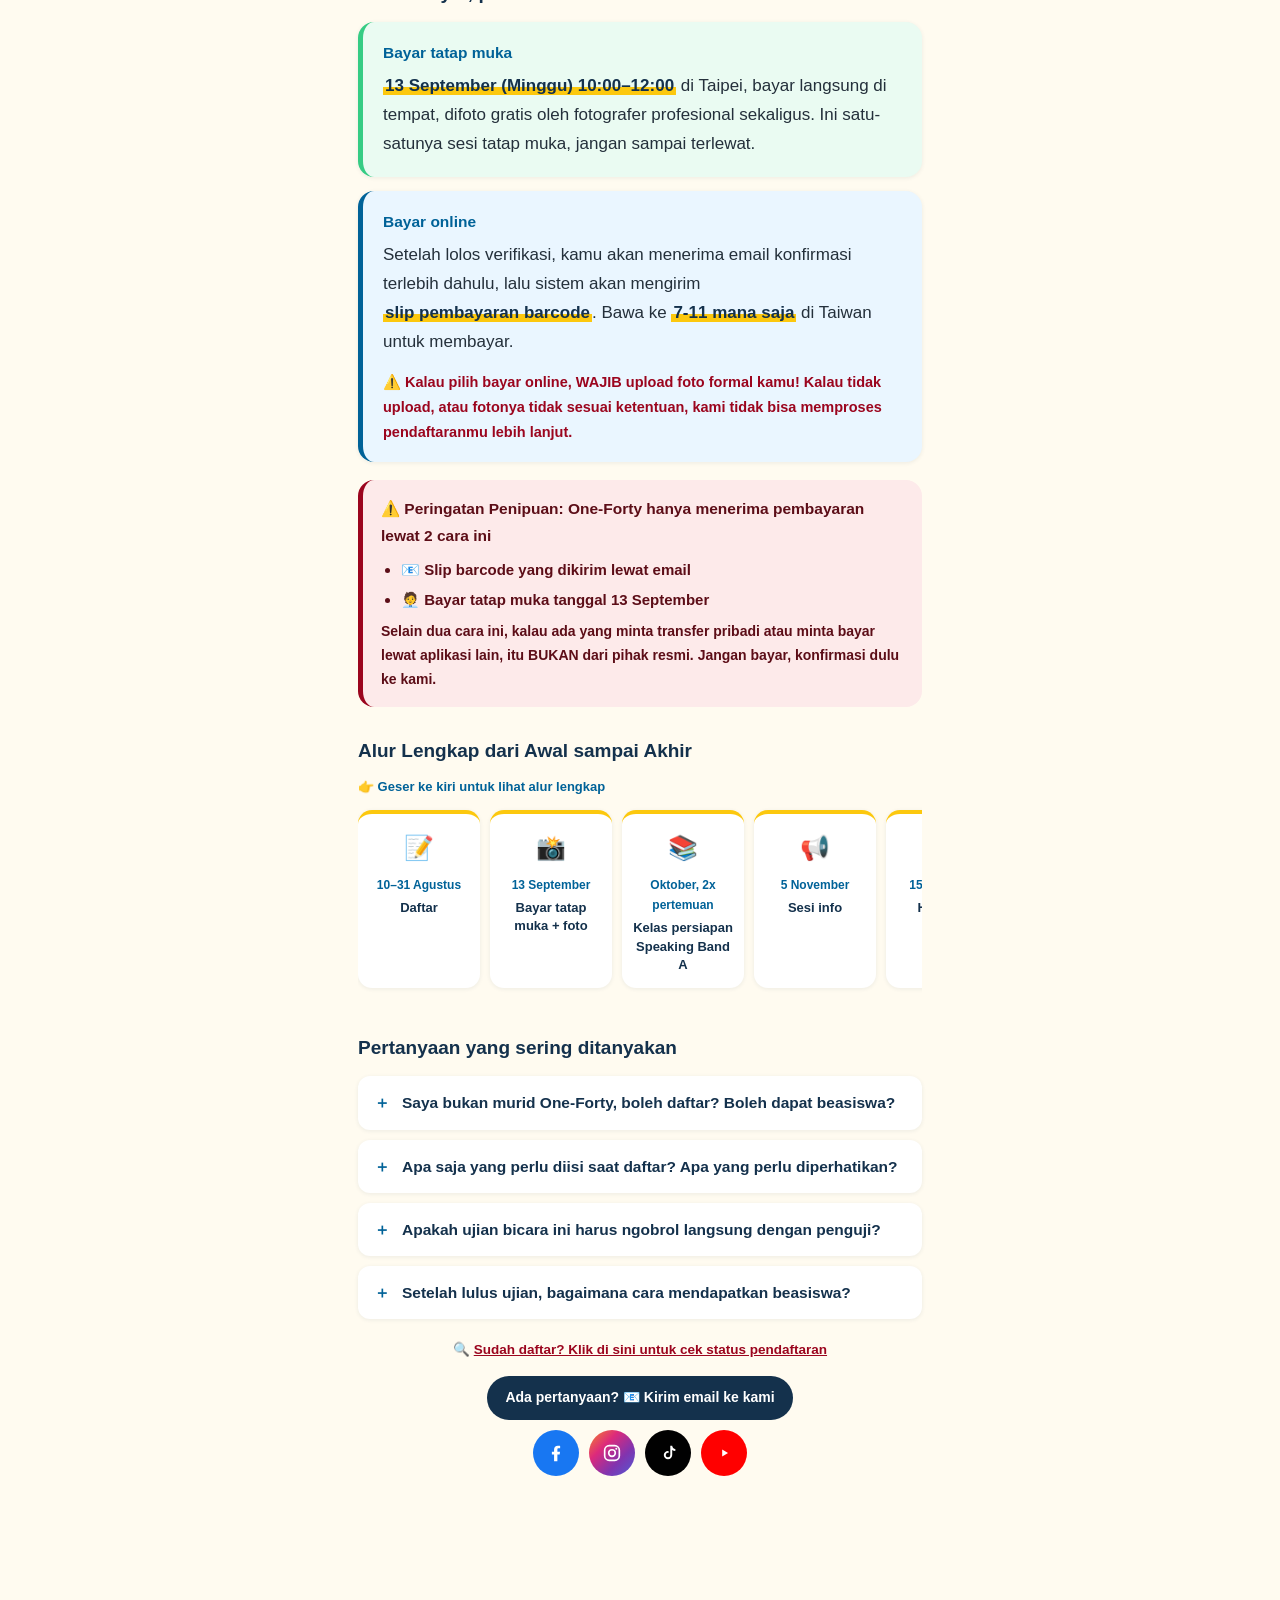
<file: index-id.html>
<!DOCTYPE html>
<html lang="id">
<head>
<meta charset="UTF-8">
<meta name="viewport" content="width=device-width, initial-scale=1">
<title>One-Forty x TOCFL Speaking Test - Band A</title>
<meta property="og:title" content="One-Forty x TOCFL Speaking Test - Band A">
<meta property="og:description" content="Ketinggalan tes mendengarkan Agustus?<br>Tes bicara November, jangan sampai ketinggalan lagi kali ini!">
<link rel="stylesheet" href="style.css">
</head>
<body>
<div class="lang-row">
    <a href="index-zh.html">中文</a>
    <a href="index-id.html" class="active">Bahasa Indonesia</a>
    <a href="index-fil.html">Filipino</a>
    <a href="index-vi.html">Tiếng Việt</a>
    <a href="index-th.html">ภาษาไทย</a>
</div>

<div class="hero">
  <img class="hero-logo" src="assets/logo.png" alt="One-Forty logo">
  <h1>2026 One-Forty x TOCFL<br>Speaking Test - Band A, daftar sekarang!</h1>
  <p class="tagline">Ketinggalan tes mendengarkan Agustus?<br>Tes bicara November, jangan sampai ketinggalan lagi kali ini!</p>
  <a class="btn" href="https://forms.gle/aWxz1VJqFgM32phP6" target="_blank" rel="noopener">Daftar Sekarang</a>
</div>
<main>

<div id="countdown-box" class="countdown" data-ended-label="Pendaftaran sudah ditutup">
  <span class="countdown-label">Menuju batas akhir pendaftaran</span>
  <div class="countdown-grid">
    <div class="countdown-item"><span class="countdown-num" id="cd-days">0</span><span class="countdown-unit">Hari</span></div>
    <div class="countdown-item"><span class="countdown-num" id="cd-hours">00</span><span class="countdown-unit">Jam</span></div>
    <div class="countdown-item"><span class="countdown-num" id="cd-mins">00</span><span class="countdown-unit">Menit</span></div>
    <div class="countdown-item"><span class="countdown-num" id="cd-secs">00</span><span class="countdown-unit">Detik</span></div>
  </div>
</div>


<div class="stats">
  <div class="stat"><span class="emoji">📅</span>Tanggal ujian<br>15 November 2026 (Minggu)</div>
  <div class="stat"><span class="emoji">💰</span>Biaya pendaftaran<br><span class="old-price">NTD$1.400</span>NTD$1.260<span class="sub">Harga khusus jalur pendaftaran One-Forty</span></div>
  <div class="stat"><span class="emoji">🎓</span>Beasiswa Khusus Siswa<br>Kuota terbatas! Refund penuh jika lulus</div>
  <div class="stat"><span class="emoji">⏰</span>Batas pendaftaran<br>10–31 Agustus</div>
</div>


<img class="hero-photo" src="assets/group-photo.png" alt="Foto bersama peserta ujian TOCFL Speaking Test tahun-tahun sebelumnya">
<p class="hero-photo-caption">Foto bersama peserta ujian sebelumnya</p>

<div class="card">
<p>TOCFL adalah tes resmi kemampuan bahasa Mandarin di Taiwan. Kali ini yang diujikan adalah <span class="hl">TOCFL Speaking Test - Band A</span>. Hasilnya bisa membantu kamu mengajukan status “<span class="hl">Tenaga Kerja Menengah</span>” (中階技術人力). Semua peserta duduk di depan komputer dan menjawab lewat rekaman, bukan wawancara langsung, jadi tidak perlu khawatir.</p>
</div>

<div class="impact-grid"><div class="impact-item"><span class="impact-number">328</span><span class="impact-label">teman pekerja migran sudah pernah ikut ujian ini</span></div>
<div class="impact-item"><span class="impact-number">85%</span><span class="impact-label">tingkat kelulusan</span></div></div>



<h2>Keuntungan Daftar</h2>
<div class="hl-grid">
<div class="hl-card"><span class="hl-emoji">🎓</span><p>Lulus ujian,<br>biaya pendaftaran full refund</p><span class="hl-value">NTD$1.260</span></div>
<div class="hl-card"><span class="hl-emoji">📚</span><p>Kelas persiapan & AI speaking tool,<br>bantu kamu latihan</p><span class="hl-value">NTD$8.000</span></div>
<div class="hl-card"><span class="hl-emoji">🤝</span><p>One-Forty dampingi kamu<br>sampai hari ujian</p><span class="hl-value">Tak ternilai</span></div>
<div class="hl-card"><span class="hl-emoji">📸</span><p>Bayar tatap muka,<br>dapat foto formal profesional</p><span class="hl-value">NTD$2.000</span></div>
</div>


<div class="hl-total">
  <span class="ht-label">Total keuntungan kalau ditambah, lebih dari</span>
  <span class="ht-number">NTD$11.260</span>
</div>


<h2>Siapa yang bisa dapat beasiswa?</h2>
<div class="card">
<h3>Kalau kamu murid One-Forty sekarang atau dulu</h3>
<p>Kalau lulus ujian dan kirim foto + kesan-pesan, <span class="hl">biaya pendaftaran akan dikembalikan penuh</span>. <span class="hl">Kuota beasiswa terbatas</span>! Siapa cepat lolos verifikasi, dia dapat duluan. Kalau penuh, masuk daftar tunggu.</p>
</div>
<div class="card">
<h3>Kalau kamu bukan murid One-Forty</h3>
<p>Tetap boleh daftar dan ikut ujian, tapi beasiswa kali ini <span class="hl">hanya untuk murid One-Forty</span>. Kalau kamu lulus ujian, <span class="hl">kami tidak akan memberikan beasiswa</span> kepadamu.</p>
</div>

<h2>Kata Peserta</h2>
<div class="testimonial-grid">
<div class="testimonial-card"><p class="tq">Setelah mengikuti ujian TOCFL, saya lebih memahami kemampuan Bahasa Mandarin saya. Yang terpenting, saya berani mengambil langkah pertama untuk mencoba.</p><p class="tn">Endah <span>・Berani mencoba, melampaui batas diri</span></p></div>
<div class="testimonial-card"><p class="tq">Melalui ujian TOCFL, saya tahu dengan jelas sejauh mana kemampuan Bahasa Mandarin saya saat ini. Proses menghadapi tantangan ini membuat saya merasa bangga!</p><p class="tn">Widaryati <span>・Pengalaman yang membanggakan</span></p></div>
</div>

<h2>3 langkah pendaftaran</h2>
<ol class="timeline">
  <li data-step="1">Isi formulir pendaftaran</li>
  <li data-step="2">Pilih cara bayar (online / tatap muka)</li>
  <li data-step="3">Selesaikan pembayaran ✓ Baru dianggap berhasil daftar!</li>
</ol>
<div class="callout">⏰ Ingat: Selama masa pendaftaran, cek Email kamu secara rutin. Hasil verifikasi dan info pembayaran akan dikirim ke emailmu.</div>

<h2>2 cara bayar, pilih salah satu</h2>
<div class="card pay-onsite">
<h3>Bayar tatap muka</h3>
<p><span class="hl">13 September (Minggu) 10:00–12:00</span> di Taipei, bayar langsung di tempat, difoto gratis oleh fotografer profesional sekaligus. Ini satu-satunya sesi tatap muka, jangan sampai terlewat.</p>
</div>
<div class="card pay-online">
<h3>Bayar online</h3>
<p>Setelah lolos verifikasi, kamu akan menerima email konfirmasi terlebih dahulu, lalu sistem akan mengirim <span class="hl">slip pembayaran barcode</span>. Bawa ke <span class="hl">7-11 mana saja</span> di Taiwan untuk membayar.</p>
<p class="note">⚠️ Kalau pilih bayar online, WAJIB upload foto formal kamu! Kalau tidak upload, atau fotonya tidak sesuai ketentuan, kami tidak bisa memproses pendaftaranmu lebih lanjut.</p>
</div>


<div class="warning">
<p class="warning-title">⚠️ Peringatan Penipuan: One-Forty hanya menerima pembayaran lewat 2 cara ini</p>
<ul><li>📧 Slip barcode yang dikirim lewat email</li>
<li>🧑‍💼 Bayar tatap muka tanggal 13 September</li></ul>
<p class="warning-foot">Selain dua cara ini, kalau ada yang minta transfer pribadi atau minta bayar lewat aplikasi lain, itu BUKAN dari pihak resmi. Jangan bayar, konfirmasi dulu ke kami.</p>
</div>


<h2>Alur Lengkap dari Awal sampai Akhir</h2>
<p class="scroll-hint">👉 Geser ke kiri untuk lihat alur lengkap</p>
<div class="journey-scroll">
<div class="journey-item"><span class="je">📝</span><span class="jd">10–31 Agustus</span><span class="jt">Daftar</span></div>
<div class="journey-item"><span class="je">📸</span><span class="jd">13 September</span><span class="jt">Bayar tatap muka + foto</span></div>
<div class="journey-item"><span class="je">📚</span><span class="jd">Oktober, 2x pertemuan</span><span class="jt">Kelas persiapan<br>Speaking Band A</span></div>
<div class="journey-item"><span class="je">📢</span><span class="jd">5 November</span><span class="jt">Sesi info</span></div>
<div class="journey-item"><span class="je">✍️</span><span class="jd">15 November</span><span class="jt">Hari ujian</span></div>
<div class="journey-item"><span class="je">🎓</span><span class="jd">Setelah pengumuman</span><span class="jt">Ajukan beasiswa</span></div>
<div class="journey-item"><span class="je">💰</span><span class="jd">Januari tahun depan</span><span class="jt">Beasiswa cair</span></div>
</div>

<h2>Pertanyaan yang sering ditanyakan</h2>
<details class="faq"><summary>Saya bukan murid One-Forty, boleh daftar? Boleh dapat beasiswa?</summary><p>Boleh daftar! Ujian ini terbuka untuk semua teman pekerja migran di seluruh Taiwan. Tapi beasiswa hanya untuk murid One-Forty sekarang atau dulu.</p></details>
<details class="faq"><summary>Apa saja yang perlu diisi saat daftar? Apa yang perlu diperhatikan?</summary><p>Nama dan tanggal lahir harus SAMA PERSIS dengan paspor/ARC! Kalau salah isi, tidak bisa ikut ujian.</p></details>
<details class="faq"><summary>Apakah ujian bicara ini harus ngobrol langsung dengan penguji?</summary><p>Tidak, sama seperti ujian mendengarkan, semua peserta duduk di depan komputer dan menjawab lewat rekaman. Bukan wawancara langsung, jadi tenang saja.</p></details>
<details class="faq"><summary>Setelah lulus ujian, bagaimana cara mendapatkan beasiswa?</summary><p>Isi formulir pengajuan beasiswa (lampirkan foto dan kesan-pesan ujian). Setelah kualifikasi dikonfirmasi, dana akan masuk bulan Januari tahun berikutnya.</p></details>

<footer class="site-footer">
<p class="query-link">🔍 <a href="https://bit.ly/TOCFL-Speaking-2026" target="_blank" rel="noopener">Sudah daftar? Klik di sini untuk cek status pendaftaran</a></p>



<div class="contact-row">
  <a class="contact-btn" href="mailto:colin@one-forty.org">Ada pertanyaan? 📧 Kirim email ke kami</a>
</div>

<div class="social-row">
<a class="social-icon" style="background:#1877F2" href="#" target="_blank" rel="noopener" aria-label="Facebook"><svg viewBox="0 0 24 24"><path fill="#fff" d="M13.5 21v-7.5H16l.4-3h-2.9V8.4c0-.87.24-1.46 1.49-1.46H16.5V4.3C16.2 4.26 15.19 4.17 14 4.17c-2.44 0-4.11 1.49-4.11 4.22v2.11H7.5v3H9.9V21h3.6z"/></svg></a>
<a class="social-icon" style="background:linear-gradient(135deg,#F58529,#DD2A7B,#8134AF,#515BD4)" href="#" target="_blank" rel="noopener" aria-label="Instagram"><svg viewBox="0 0 24 24"><rect x="4" y="4" width="16" height="16" rx="5" fill="none" stroke="#fff" stroke-width="1.8"/><circle cx="12" cy="12" r="3.6" fill="none" stroke="#fff" stroke-width="1.8"/><circle cx="16.7" cy="7.3" r="1.1" fill="#fff"/></svg></a>
<a class="social-icon" style="background:#010101" href="#" target="_blank" rel="noopener" aria-label="TikTok"><svg viewBox="0 0 24 24"><path fill="#fff" d="M14.5 4h2.1c.15 1.9 1.5 3.4 3.4 3.7v2.1c-1.25-.02-2.44-.42-3.4-1.1v5.6a4.6 4.6 0 1 1-4.6-4.6c.2 0 .4.01.6.04v2.14a2.46 2.46 0 1 0 1.9 2.4V4z"/></svg></a>
<a class="social-icon" style="background:#FF0000" href="#" target="_blank" rel="noopener" aria-label="YouTube"><svg viewBox="0 0 24 24"><path fill="#fff" d="M10 8.3l6.4 3.7-6.4 3.7V8.3z"/></svg></a>
</div>

</footer>
</main>

<div class="sticky-cta">
  <a href="https://forms.gle/aWxz1VJqFgM32phP6" target="_blank" rel="noopener">Daftar Sekarang</a>
</div>
<script>
(function () {
  var el = document.getElementById('countdown-box');
  if (!el) return;
  var target = new Date("2026-08-31T23:59:59+08:00").getTime();
  function pad(n) { return String(n).padStart(2, '0'); }
  function tick() {
    var diff = target - new Date().getTime();
    if (diff <= 0) {
      var label = el.getAttribute('data-ended-label') || '';
      el.innerHTML = '<span class="countdown-label"></span>';
      el.querySelector('.countdown-label').textContent = label;
      return;
    }
    var d = Math.floor(diff / 86400000);
    var h = Math.floor((diff % 86400000) / 3600000);
    var m = Math.floor((diff % 3600000) / 60000);
    var s = Math.floor((diff % 60000) / 1000);
    document.getElementById('cd-days').textContent = d;
    document.getElementById('cd-hours').textContent = pad(h);
    document.getElementById('cd-mins').textContent = pad(m);
    document.getElementById('cd-secs').textContent = pad(s);
  }
  tick();
  setInterval(tick, 1000);
})();
</script>
</body>
</html>
</file>
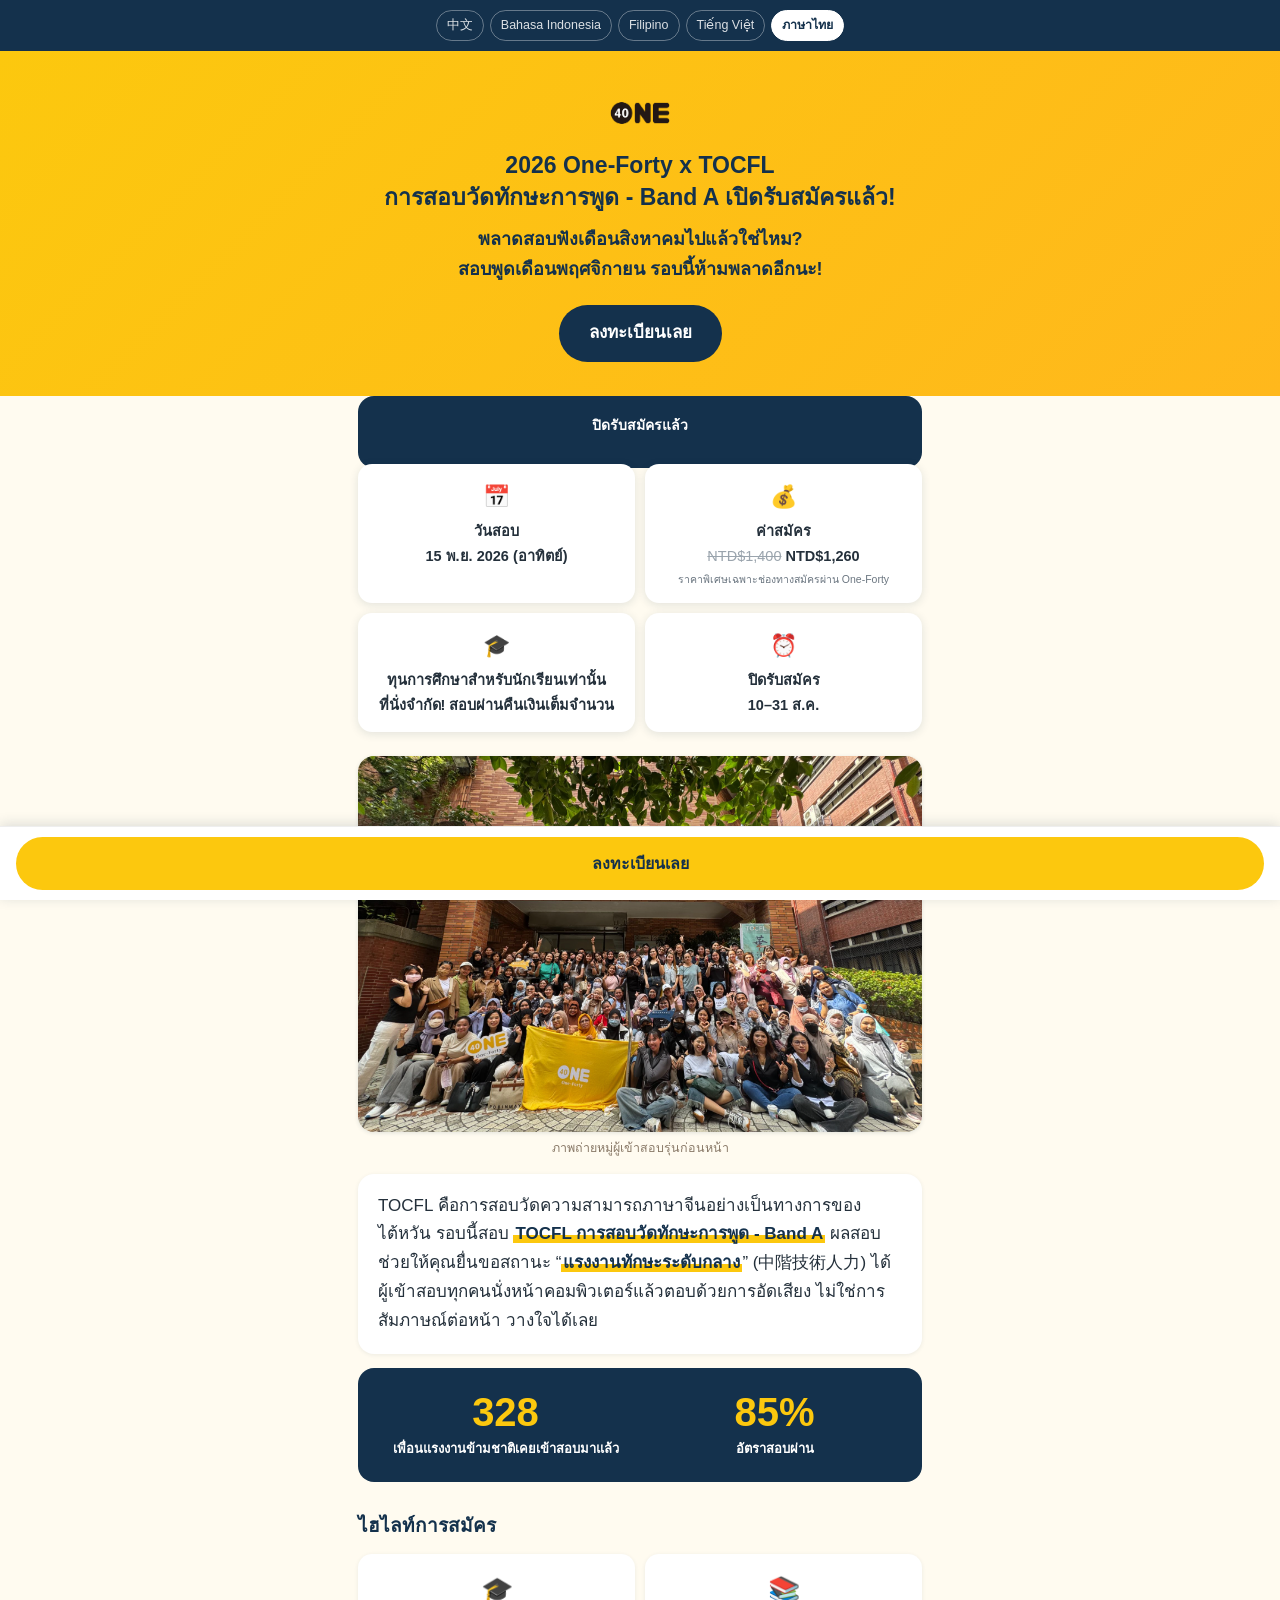
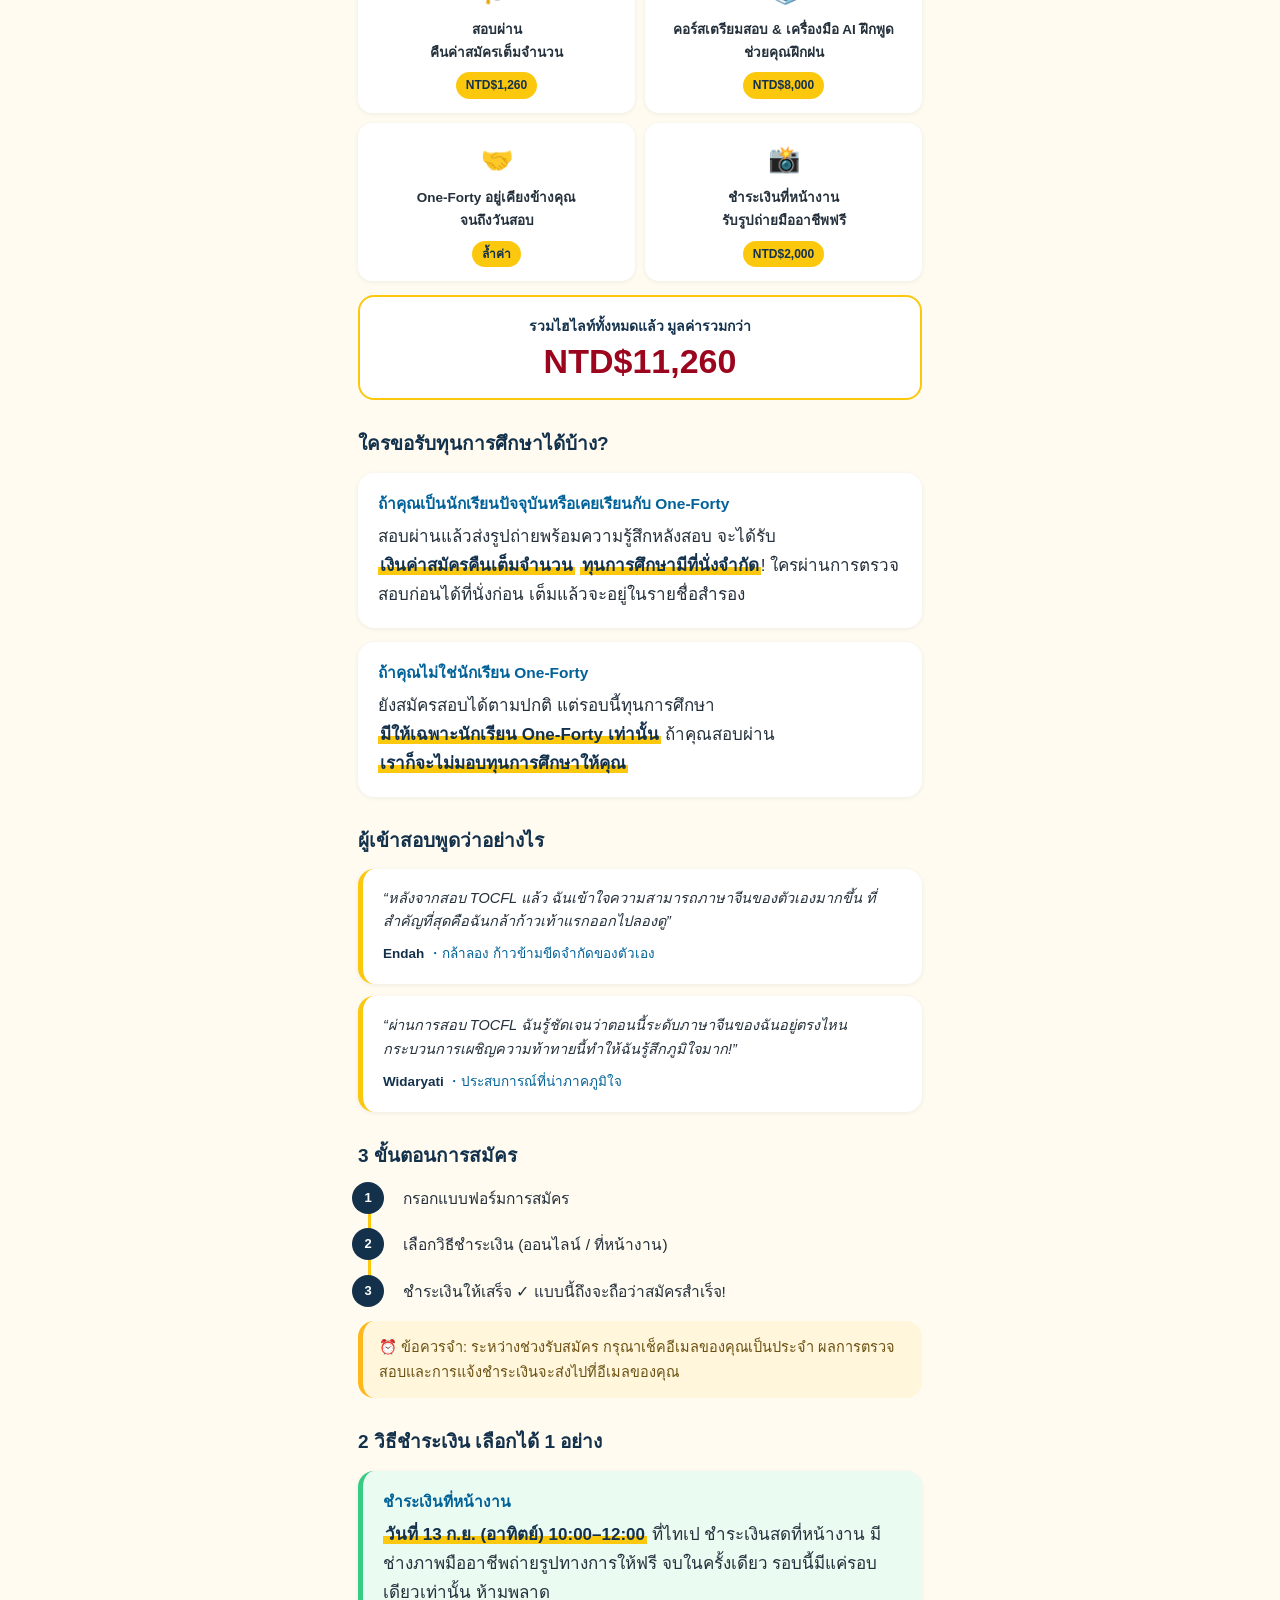
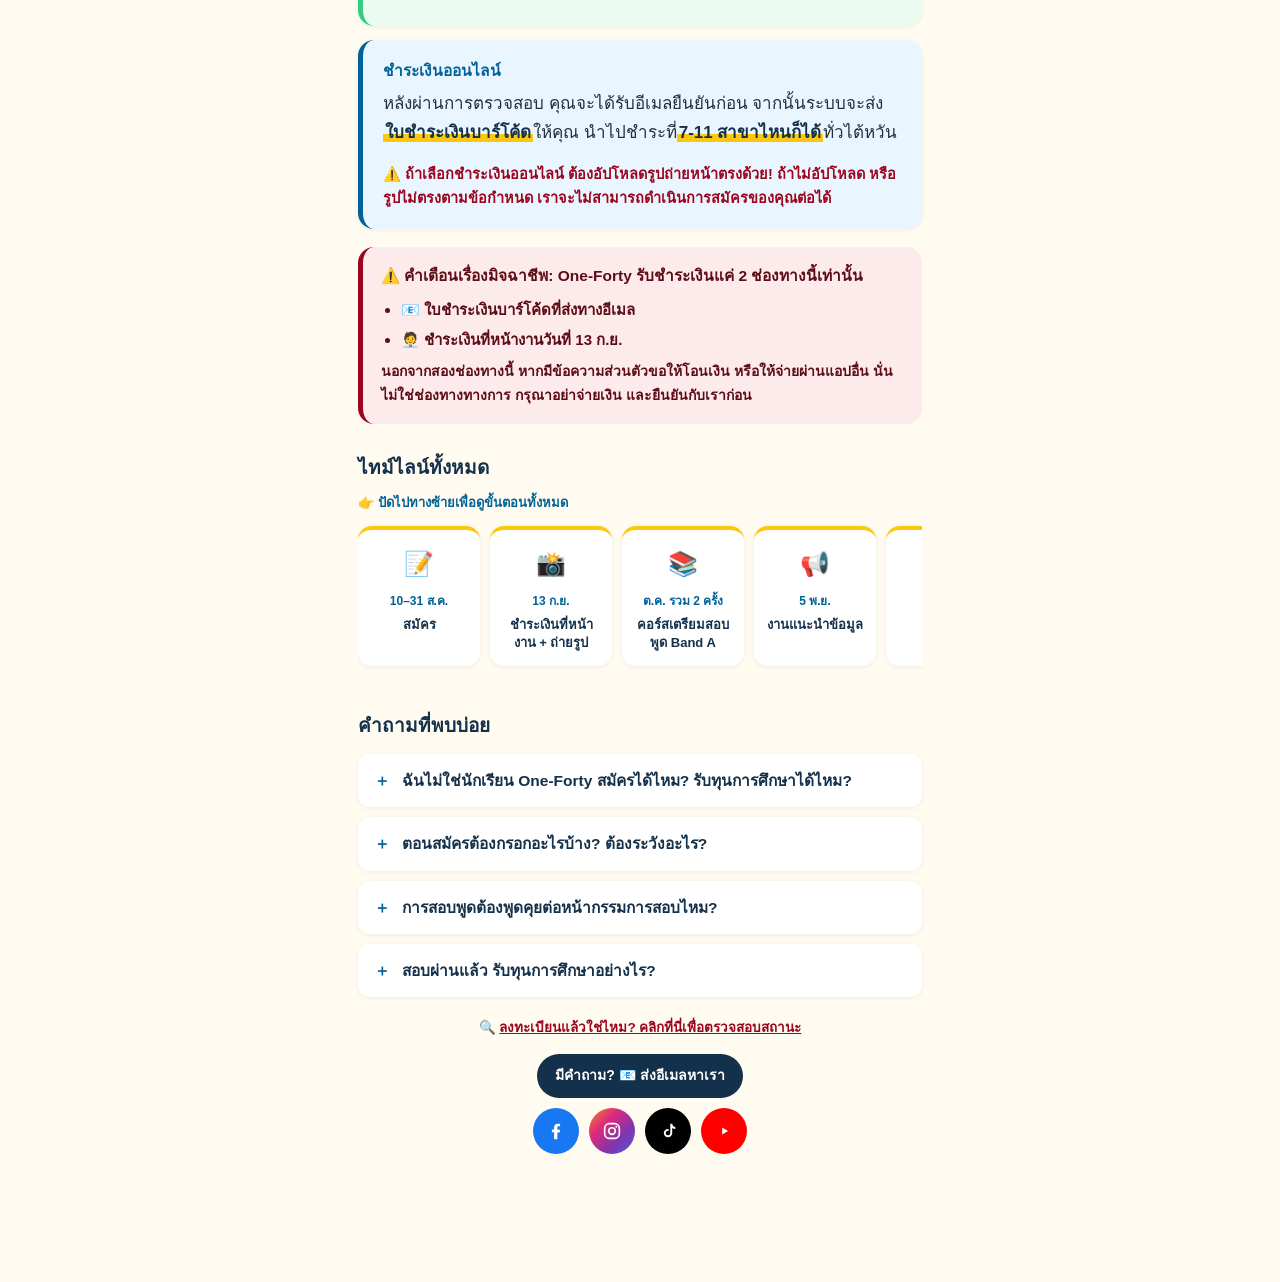
<file: index-th.html>
<!DOCTYPE html>
<html lang="th">
<head>
<meta charset="UTF-8">
<meta name="viewport" content="width=device-width, initial-scale=1">
<title>One-Forty x TOCFL การสอบวัดทักษะการพูด - Band A</title>
<meta property="og:title" content="One-Forty x TOCFL การสอบวัดทักษะการพูด - Band A">
<meta property="og:description" content="พลาดสอบฟังเดือนสิงหาคมไปแล้วใช่ไหม?<br>สอบพูดเดือนพฤศจิกายน รอบนี้ห้ามพลาดอีกนะ!">
<link rel="stylesheet" href="style.css">
</head>
<body>
<div class="lang-row">
    <a href="index-zh.html">中文</a>
    <a href="index-id.html">Bahasa Indonesia</a>
    <a href="index-fil.html">Filipino</a>
    <a href="index-vi.html">Tiếng Việt</a>
    <a href="index-th.html" class="active">ภาษาไทย</a>
</div>

<div class="hero">
  <img class="hero-logo" src="assets/logo.png" alt="One-Forty logo">
  <h1>2026 One-Forty x TOCFL<br>การสอบวัดทักษะการพูด - Band A เปิดรับสมัครแล้ว!</h1>
  <p class="tagline">พลาดสอบฟังเดือนสิงหาคมไปแล้วใช่ไหม?<br>สอบพูดเดือนพฤศจิกายน รอบนี้ห้ามพลาดอีกนะ!</p>
  <a class="btn" href="https://forms.gle/ZjhmbE377xAU7pFRA" target="_blank" rel="noopener">ลงทะเบียนเลย</a>
</div>
<main>

<div id="countdown-box" class="countdown" data-ended-label="ปิดรับสมัครแล้ว">
  <span class="countdown-label">นับถอยหลังถึงวันปิดรับสมัคร</span>
  <div class="countdown-grid">
    <div class="countdown-item"><span class="countdown-num" id="cd-days">0</span><span class="countdown-unit">วัน</span></div>
    <div class="countdown-item"><span class="countdown-num" id="cd-hours">00</span><span class="countdown-unit">ชม.</span></div>
    <div class="countdown-item"><span class="countdown-num" id="cd-mins">00</span><span class="countdown-unit">นาที</span></div>
    <div class="countdown-item"><span class="countdown-num" id="cd-secs">00</span><span class="countdown-unit">วินาที</span></div>
  </div>
</div>


<div class="stats">
  <div class="stat"><span class="emoji">📅</span>วันสอบ<br>15 พ.ย. 2026 (อาทิตย์)</div>
  <div class="stat"><span class="emoji">💰</span>ค่าสมัคร<br><span class="old-price">NTD$1,400</span>NTD$1,260<span class="sub">ราคาพิเศษเฉพาะช่องทางสมัครผ่าน One-Forty</span></div>
  <div class="stat"><span class="emoji">🎓</span>ทุนการศึกษาสำหรับนักเรียนเท่านั้น<br>ที่นั่งจำกัด! สอบผ่านคืนเงินเต็มจำนวน</div>
  <div class="stat"><span class="emoji">⏰</span>ปิดรับสมัคร<br>10–31 ส.ค.</div>
</div>


<img class="hero-photo" src="assets/group-photo.png" alt="ภาพถ่ายหมู่ผู้เข้าสอบ TOCFL การสอบวัดทักษะการพูดรุ่นก่อนหน้า">
<p class="hero-photo-caption">ภาพถ่ายหมู่ผู้เข้าสอบรุ่นก่อนหน้า</p>

<div class="card">
<p>TOCFL คือการสอบวัดความสามารถภาษาจีนอย่างเป็นทางการของไต้หวัน รอบนี้สอบ <span class="hl">TOCFL การสอบวัดทักษะการพูด - Band A</span> ผลสอบช่วยให้คุณยื่นขอสถานะ “<span class="hl">แรงงานทักษะระดับกลาง</span>” (中階技術人力) ได้ ผู้เข้าสอบทุกคนนั่งหน้าคอมพิวเตอร์แล้วตอบด้วยการอัดเสียง ไม่ใช่การสัมภาษณ์ต่อหน้า วางใจได้เลย</p>
</div>

<div class="impact-grid"><div class="impact-item"><span class="impact-number">328</span><span class="impact-label">เพื่อนแรงงานข้ามชาติเคยเข้าสอบมาแล้ว</span></div>
<div class="impact-item"><span class="impact-number">85%</span><span class="impact-label">อัตราสอบผ่าน</span></div></div>



<h2>ไฮไลท์การสมัคร</h2>
<div class="hl-grid">
<div class="hl-card"><span class="hl-emoji">🎓</span><p>สอบผ่าน<br>คืนค่าสมัครเต็มจำนวน</p><span class="hl-value">NTD$1,260</span></div>
<div class="hl-card"><span class="hl-emoji">📚</span><p>คอร์สเตรียมสอบ & เครื่องมือ AI ฝึกพูด<br>ช่วยคุณฝึกฝน</p><span class="hl-value">NTD$8,000</span></div>
<div class="hl-card"><span class="hl-emoji">🤝</span><p>One-Forty อยู่เคียงข้างคุณ<br>จนถึงวันสอบ</p><span class="hl-value">ล้ำค่า</span></div>
<div class="hl-card"><span class="hl-emoji">📸</span><p>ชำระเงินที่หน้างาน<br>รับรูปถ่ายมืออาชีพฟรี</p><span class="hl-value">NTD$2,000</span></div>
</div>


<div class="hl-total">
  <span class="ht-label">รวมไฮไลท์ทั้งหมดแล้ว มูลค่ารวมกว่า</span>
  <span class="ht-number">NTD$11,260</span>
</div>


<h2>ใครขอรับทุนการศึกษาได้บ้าง?</h2>
<div class="card">
<h3>ถ้าคุณเป็นนักเรียนปัจจุบันหรือเคยเรียนกับ One-Forty</h3>
<p>สอบผ่านแล้วส่งรูปถ่ายพร้อมความรู้สึกหลังสอบ จะได้รับ<span class="hl">เงินค่าสมัครคืนเต็มจำนวน</span> <span class="hl">ทุนการศึกษามีที่นั่งจำกัด</span>! ใครผ่านการตรวจสอบก่อนได้ที่นั่งก่อน เต็มแล้วจะอยู่ในรายชื่อสำรอง</p>
</div>
<div class="card">
<h3>ถ้าคุณไม่ใช่นักเรียน One-Forty</h3>
<p>ยังสมัครสอบได้ตามปกติ แต่รอบนี้ทุนการศึกษา<span class="hl">มีให้เฉพาะนักเรียน One-Forty เท่านั้น</span> ถ้าคุณสอบผ่าน <span class="hl">เราก็จะไม่มอบทุนการศึกษาให้คุณ</span></p>
</div>

<h2>ผู้เข้าสอบพูดว่าอย่างไร</h2>
<div class="testimonial-grid">
<div class="testimonial-card"><p class="tq">หลังจากสอบ TOCFL แล้ว ฉันเข้าใจความสามารถภาษาจีนของตัวเองมากขึ้น ที่สำคัญที่สุดคือฉันกล้าก้าวเท้าแรกออกไปลองดู</p><p class="tn">Endah <span>・กล้าลอง ก้าวข้ามขีดจำกัดของตัวเอง</span></p></div>
<div class="testimonial-card"><p class="tq">ผ่านการสอบ TOCFL ฉันรู้ชัดเจนว่าตอนนี้ระดับภาษาจีนของฉันอยู่ตรงไหน กระบวนการเผชิญความท้าทายนี้ทำให้ฉันรู้สึกภูมิใจมาก!</p><p class="tn">Widaryati <span>・ประสบการณ์ที่น่าภาคภูมิใจ</span></p></div>
</div>

<h2>3 ขั้นตอนการสมัคร</h2>
<ol class="timeline">
  <li data-step="1">กรอกแบบฟอร์มการสมัคร</li>
  <li data-step="2">เลือกวิธีชำระเงิน (ออนไลน์ / ที่หน้างาน)</li>
  <li data-step="3">ชำระเงินให้เสร็จ ✓ แบบนี้ถึงจะถือว่าสมัครสำเร็จ!</li>
</ol>
<div class="callout">⏰ ข้อควรจำ: ระหว่างช่วงรับสมัคร กรุณาเช็คอีเมลของคุณเป็นประจำ ผลการตรวจสอบและการแจ้งชำระเงินจะส่งไปที่อีเมลของคุณ</div>

<h2>2 วิธีชำระเงิน เลือกได้ 1 อย่าง</h2>
<div class="card pay-onsite">
<h3>ชำระเงินที่หน้างาน</h3>
<p><span class="hl">วันที่ 13 ก.ย. (อาทิตย์) 10:00–12:00</span> ที่ไทเป ชำระเงินสดที่หน้างาน มีช่างภาพมืออาชีพถ่ายรูปทางการให้ฟรี จบในครั้งเดียว รอบนี้มีแค่รอบเดียวเท่านั้น ห้ามพลาด</p>
</div>
<div class="card pay-online">
<h3>ชำระเงินออนไลน์</h3>
<p>หลังผ่านการตรวจสอบ คุณจะได้รับอีเมลยืนยันก่อน จากนั้นระบบจะส่ง<span class="hl">ใบชำระเงินบาร์โค้ด</span>ให้คุณ นำไปชำระที่<span class="hl">7-11 สาขาไหนก็ได้</span>ทั่วไต้หวัน</p>
<p class="note">⚠️ ถ้าเลือกชำระเงินออนไลน์ ต้องอัปโหลดรูปถ่ายหน้าตรงด้วย! ถ้าไม่อัปโหลด หรือรูปไม่ตรงตามข้อกำหนด เราจะไม่สามารถดำเนินการสมัครของคุณต่อได้</p>
</div>


<div class="warning">
<p class="warning-title">⚠️ คำเตือนเรื่องมิจฉาชีพ: One-Forty รับชำระเงินแค่ 2 ช่องทางนี้เท่านั้น</p>
<ul><li>📧 ใบชำระเงินบาร์โค้ดที่ส่งทางอีเมล</li>
<li>🧑‍💼 ชำระเงินที่หน้างานวันที่ 13 ก.ย.</li></ul>
<p class="warning-foot">นอกจากสองช่องทางนี้ หากมีข้อความส่วนตัวขอให้โอนเงิน หรือให้จ่ายผ่านแอปอื่น นั่นไม่ใช่ช่องทางทางการ กรุณาอย่าจ่ายเงิน และยืนยันกับเราก่อน</p>
</div>


<h2>ไทม์ไลน์ทั้งหมด</h2>
<p class="scroll-hint">👉 ปัดไปทางซ้ายเพื่อดูขั้นตอนทั้งหมด</p>
<div class="journey-scroll">
<div class="journey-item"><span class="je">📝</span><span class="jd">10–31 ส.ค.</span><span class="jt">สมัคร</span></div>
<div class="journey-item"><span class="je">📸</span><span class="jd">13 ก.ย.</span><span class="jt">ชำระเงินที่หน้างาน + ถ่ายรูป</span></div>
<div class="journey-item"><span class="je">📚</span><span class="jd">ต.ค. รวม 2 ครั้ง</span><span class="jt">คอร์สเตรียมสอบ<br>พูด Band A</span></div>
<div class="journey-item"><span class="je">📢</span><span class="jd">5 พ.ย.</span><span class="jt">งานแนะนำข้อมูล</span></div>
<div class="journey-item"><span class="je">✍️</span><span class="jd">15 พ.ย.</span><span class="jt">วันสอบ</span></div>
<div class="journey-item"><span class="je">🎓</span><span class="jd">หลังประกาศผล</span><span class="jt">ยื่นขอทุนการศึกษา</span></div>
<div class="journey-item"><span class="je">💰</span><span class="jd">ม.ค. ปีถัดไป</span><span class="jt">โอนทุนการศึกษา</span></div>
</div>

<h2>คำถามที่พบบ่อย</h2>
<details class="faq"><summary>ฉันไม่ใช่นักเรียน One-Forty สมัครได้ไหม? รับทุนการศึกษาได้ไหม?</summary><p>สมัครได้! การสอบนี้เปิดให้เพื่อนแรงงานต่างชาติทั่วไต้หวัน แต่ทุนการศึกษามีให้เฉพาะนักเรียนปัจจุบันหรือเคยเรียนกับ One-Forty เท่านั้น</p></details>
<details class="faq"><summary>ตอนสมัครต้องกรอกอะไรบ้าง? ต้องระวังอะไร?</summary><p>ชื่อและวันเกิดต้องตรงกับพาสปอร์ต/บัตร ARC เป๊ะๆ! ถ้ากรอกผิดจะไม่สามารถเข้าสอบได้</p></details>
<details class="faq"><summary>การสอบพูดต้องพูดคุยต่อหน้ากรรมการสอบไหม?</summary><p>ไม่ต้อง เหมือนกับการสอบฟัง ผู้เข้าสอบทุกคนนั่งหน้าคอมพิวเตอร์แล้วตอบด้วยการอัดเสียง ไม่ใช่การสัมภาษณ์ วางใจได้เลย</p></details>
<details class="faq"><summary>สอบผ่านแล้ว รับทุนการศึกษาอย่างไร?</summary><p>กรอกแบบฟอร์มขอรับทุนการศึกษา (แนบรูปถ่ายและความรู้สึกหลังสอบ) หลังยืนยันสิทธิ์แล้ว เงินทุนจะโอนเข้าบัญชีในเดือนมกราคมปีถัดไป</p></details>

<footer class="site-footer">
<p class="query-link">🔍 <a href="https://bit.ly/TOCFL-Speaking-2026" target="_blank" rel="noopener">ลงทะเบียนแล้วใช่ไหม? คลิกที่นี่เพื่อตรวจสอบสถานะ</a></p>



<div class="contact-row">
  <a class="contact-btn" href="mailto:colin@one-forty.org">มีคำถาม? 📧 ส่งอีเมลหาเรา</a>
</div>

<div class="social-row">
<a class="social-icon" style="background:#1877F2" href="#" target="_blank" rel="noopener" aria-label="Facebook"><svg viewBox="0 0 24 24"><path fill="#fff" d="M13.5 21v-7.5H16l.4-3h-2.9V8.4c0-.87.24-1.46 1.49-1.46H16.5V4.3C16.2 4.26 15.19 4.17 14 4.17c-2.44 0-4.11 1.49-4.11 4.22v2.11H7.5v3H9.9V21h3.6z"/></svg></a>
<a class="social-icon" style="background:linear-gradient(135deg,#F58529,#DD2A7B,#8134AF,#515BD4)" href="#" target="_blank" rel="noopener" aria-label="Instagram"><svg viewBox="0 0 24 24"><rect x="4" y="4" width="16" height="16" rx="5" fill="none" stroke="#fff" stroke-width="1.8"/><circle cx="12" cy="12" r="3.6" fill="none" stroke="#fff" stroke-width="1.8"/><circle cx="16.7" cy="7.3" r="1.1" fill="#fff"/></svg></a>
<a class="social-icon" style="background:#010101" href="#" target="_blank" rel="noopener" aria-label="TikTok"><svg viewBox="0 0 24 24"><path fill="#fff" d="M14.5 4h2.1c.15 1.9 1.5 3.4 3.4 3.7v2.1c-1.25-.02-2.44-.42-3.4-1.1v5.6a4.6 4.6 0 1 1-4.6-4.6c.2 0 .4.01.6.04v2.14a2.46 2.46 0 1 0 1.9 2.4V4z"/></svg></a>
<a class="social-icon" style="background:#FF0000" href="#" target="_blank" rel="noopener" aria-label="YouTube"><svg viewBox="0 0 24 24"><path fill="#fff" d="M10 8.3l6.4 3.7-6.4 3.7V8.3z"/></svg></a>
</div>

</footer>
</main>

<div class="sticky-cta">
  <a href="https://forms.gle/ZjhmbE377xAU7pFRA" target="_blank" rel="noopener">ลงทะเบียนเลย</a>
</div>
<script>
(function () {
  var el = document.getElementById('countdown-box');
  if (!el) return;
  var target = new Date("2026-08-31T23:59:59+08:00").getTime();
  function pad(n) { return String(n).padStart(2, '0'); }
  function tick() {
    var diff = target - new Date().getTime();
    if (diff <= 0) {
      var label = el.getAttribute('data-ended-label') || '';
      el.innerHTML = '<span class="countdown-label"></span>';
      el.querySelector('.countdown-label').textContent = label;
      return;
    }
    var d = Math.floor(diff / 86400000);
    var h = Math.floor((diff % 86400000) / 3600000);
    var m = Math.floor((diff % 3600000) / 60000);
    var s = Math.floor((diff % 60000) / 1000);
    document.getElementById('cd-days').textContent = d;
    document.getElementById('cd-hours').textContent = pad(h);
    document.getElementById('cd-mins').textContent = pad(m);
    document.getElementById('cd-secs').textContent = pad(s);
  }
  tick();
  setInterval(tick, 1000);
})();
</script>
</body>
</html>
</file>
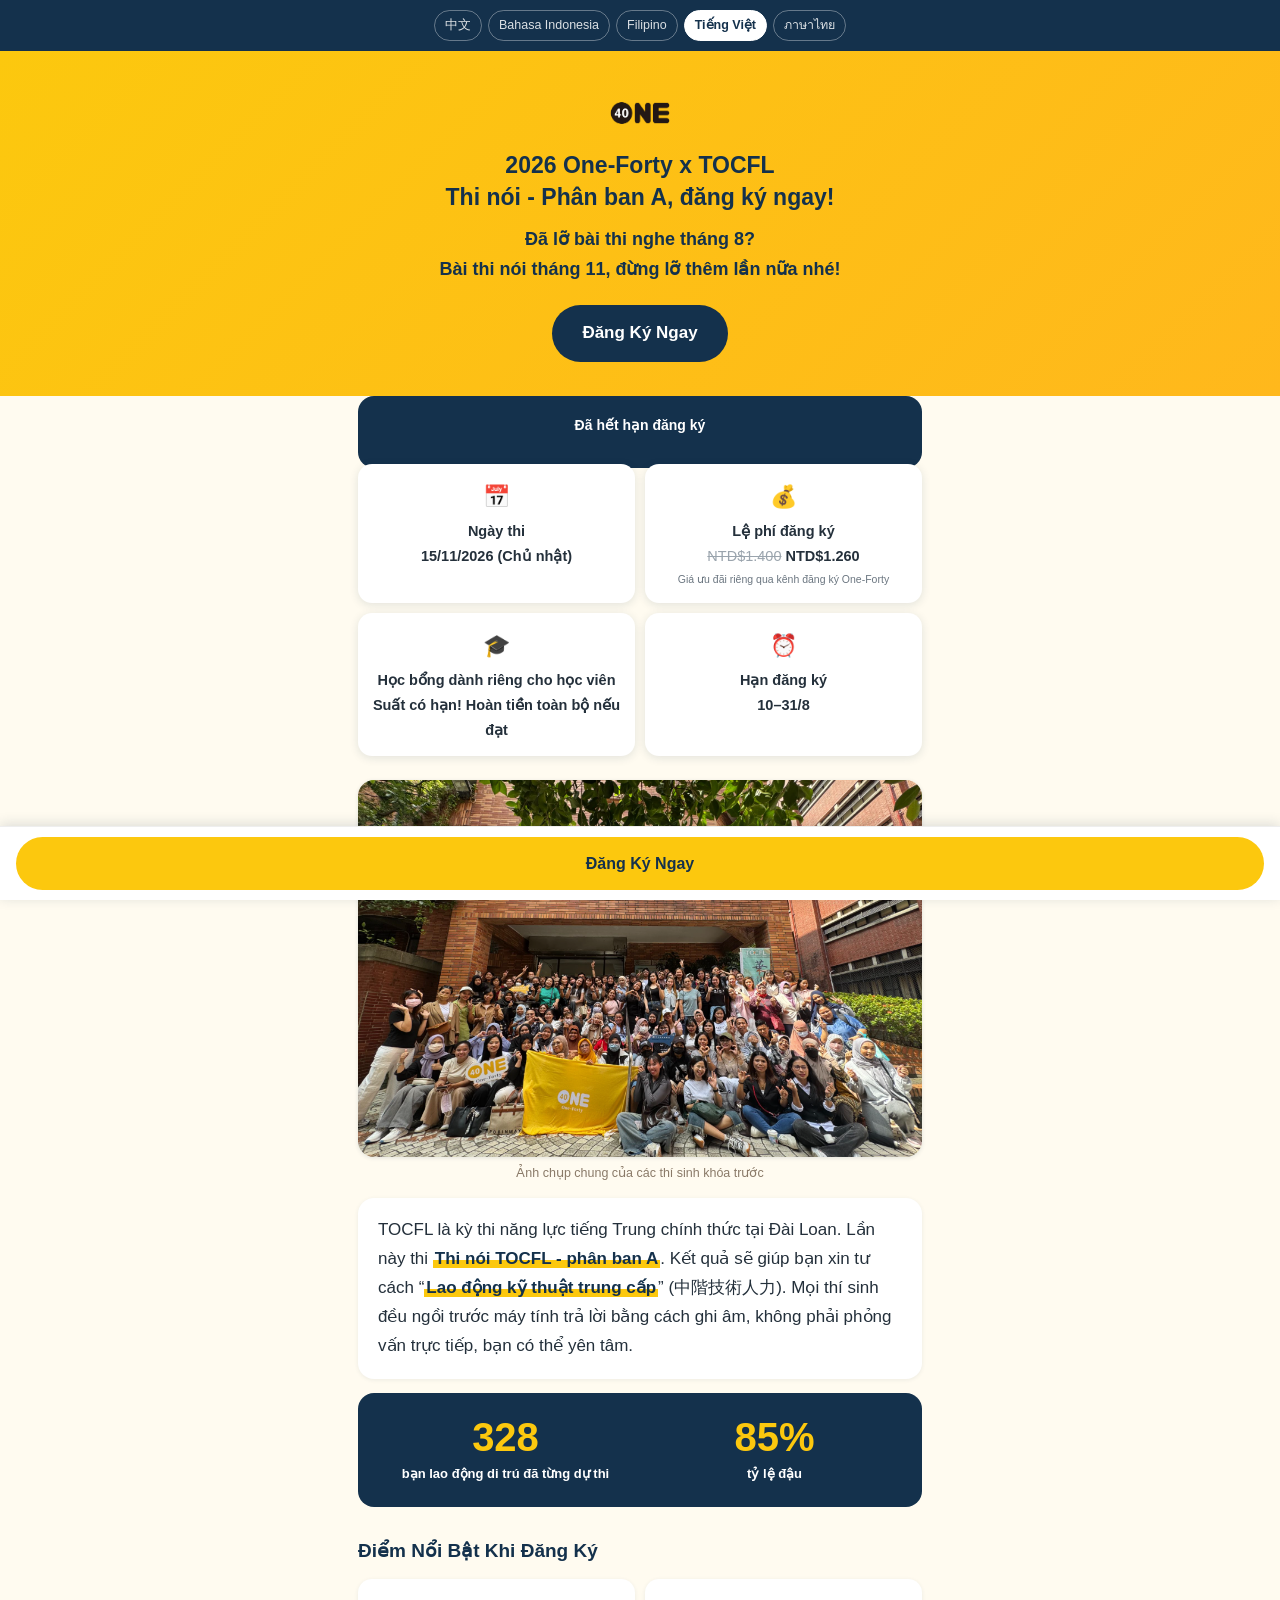
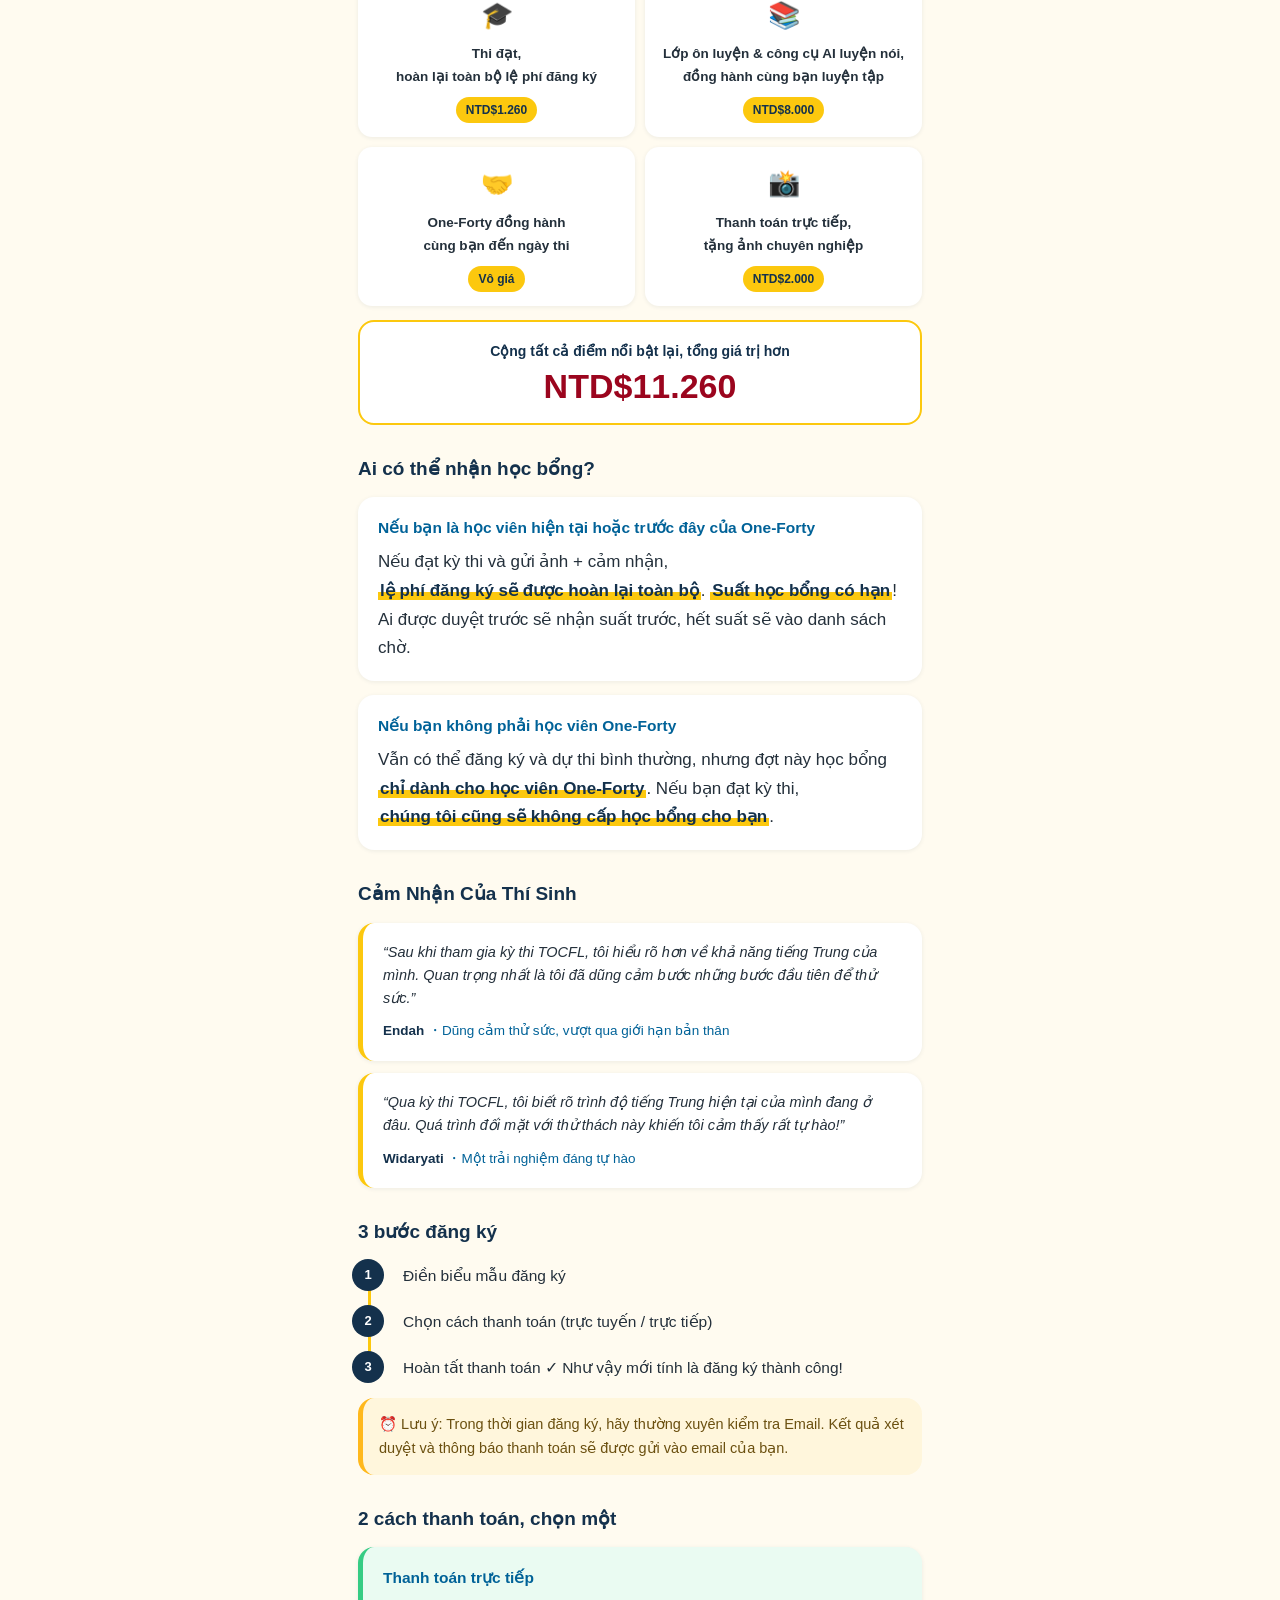
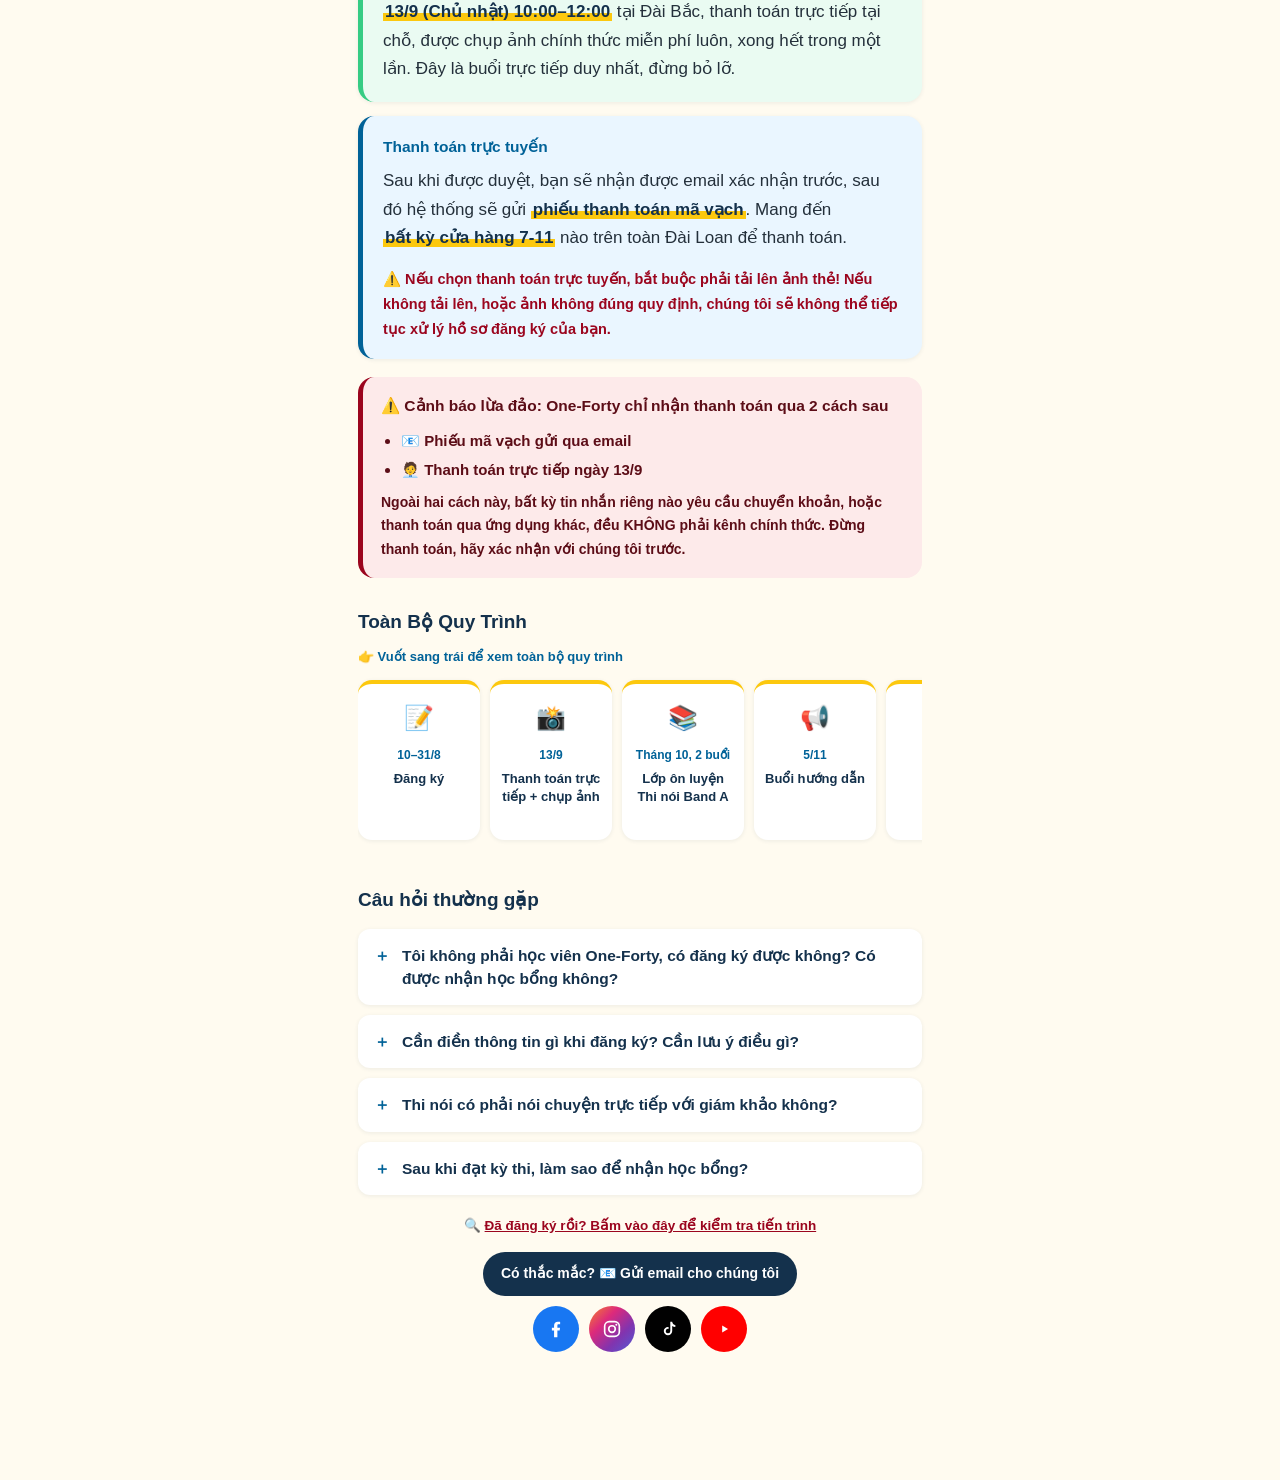
<file: index-vi.html>
<!DOCTYPE html>
<html lang="vi">
<head>
<meta charset="UTF-8">
<meta name="viewport" content="width=device-width, initial-scale=1">
<title>One-Forty x Thi nói TOCFL - phân ban A</title>
<meta property="og:title" content="One-Forty x Thi nói TOCFL - phân ban A">
<meta property="og:description" content="Đã lỡ bài thi nghe tháng 8?<br>Bài thi nói tháng 11, đừng lỡ thêm lần nữa nhé!">
<link rel="stylesheet" href="style.css">
</head>
<body>
<div class="lang-row">
    <a href="index-zh.html">中文</a>
    <a href="index-id.html">Bahasa Indonesia</a>
    <a href="index-fil.html">Filipino</a>
    <a href="index-vi.html" class="active">Tiếng Việt</a>
    <a href="index-th.html">ภาษาไทย</a>
</div>

<div class="hero">
  <img class="hero-logo" src="assets/logo.png" alt="One-Forty logo">
  <h1>2026 One-Forty x TOCFL<br>Thi nói - Phân ban A, đăng ký ngay!</h1>
  <p class="tagline">Đã lỡ bài thi nghe tháng 8?<br>Bài thi nói tháng 11, đừng lỡ thêm lần nữa nhé!</p>
  <a class="btn" href="https://forms.gle/VwjFYKcDZ3wSZSDH7" target="_blank" rel="noopener">Đăng Ký Ngay</a>
</div>
<main>

<div id="countdown-box" class="countdown" data-ended-label="Đã hết hạn đăng ký">
  <span class="countdown-label">Đếm ngược đến hạn đăng ký</span>
  <div class="countdown-grid">
    <div class="countdown-item"><span class="countdown-num" id="cd-days">0</span><span class="countdown-unit">Ngày</span></div>
    <div class="countdown-item"><span class="countdown-num" id="cd-hours">00</span><span class="countdown-unit">Giờ</span></div>
    <div class="countdown-item"><span class="countdown-num" id="cd-mins">00</span><span class="countdown-unit">Phút</span></div>
    <div class="countdown-item"><span class="countdown-num" id="cd-secs">00</span><span class="countdown-unit">Giây</span></div>
  </div>
</div>


<div class="stats">
  <div class="stat"><span class="emoji">📅</span>Ngày thi<br>15/11/2026 (Chủ nhật)</div>
  <div class="stat"><span class="emoji">💰</span>Lệ phí đăng ký<br><span class="old-price">NTD$1.400</span>NTD$1.260<span class="sub">Giá ưu đãi riêng qua kênh đăng ký One-Forty</span></div>
  <div class="stat"><span class="emoji">🎓</span>Học bổng dành riêng cho học viên<br>Suất có hạn! Hoàn tiền toàn bộ nếu đạt</div>
  <div class="stat"><span class="emoji">⏰</span>Hạn đăng ký<br>10–31/8</div>
</div>


<img class="hero-photo" src="assets/group-photo.png" alt="Ảnh chụp chung của các thí sinh thi nói TOCFL các khóa trước">
<p class="hero-photo-caption">Ảnh chụp chung của các thí sinh khóa trước</p>

<div class="card">
<p>TOCFL là kỳ thi năng lực tiếng Trung chính thức tại Đài Loan. Lần này thi <span class="hl">Thi nói TOCFL - phân ban A</span>. Kết quả sẽ giúp bạn xin tư cách “<span class="hl">Lao động kỹ thuật trung cấp</span>” (中階技術人力). Mọi thí sinh đều ngồi trước máy tính trả lời bằng cách ghi âm, không phải phỏng vấn trực tiếp, bạn có thể yên tâm.</p>
</div>

<div class="impact-grid"><div class="impact-item"><span class="impact-number">328</span><span class="impact-label">bạn lao động di trú đã từng dự thi</span></div>
<div class="impact-item"><span class="impact-number">85%</span><span class="impact-label">tỷ lệ đậu</span></div></div>



<h2>Điểm Nổi Bật Khi Đăng Ký</h2>
<div class="hl-grid">
<div class="hl-card"><span class="hl-emoji">🎓</span><p>Thi đạt,<br>hoàn lại toàn bộ lệ phí đăng ký</p><span class="hl-value">NTD$1.260</span></div>
<div class="hl-card"><span class="hl-emoji">📚</span><p>Lớp ôn luyện & công cụ AI luyện nói,<br>đồng hành cùng bạn luyện tập</p><span class="hl-value">NTD$8.000</span></div>
<div class="hl-card"><span class="hl-emoji">🤝</span><p>One-Forty đồng hành<br>cùng bạn đến ngày thi</p><span class="hl-value">Vô giá</span></div>
<div class="hl-card"><span class="hl-emoji">📸</span><p>Thanh toán trực tiếp,<br>tặng ảnh chuyên nghiệp</p><span class="hl-value">NTD$2.000</span></div>
</div>


<div class="hl-total">
  <span class="ht-label">Cộng tất cả điểm nổi bật lại, tổng giá trị hơn</span>
  <span class="ht-number">NTD$11.260</span>
</div>


<h2>Ai có thể nhận học bổng?</h2>
<div class="card">
<h3>Nếu bạn là học viên hiện tại hoặc trước đây của One-Forty</h3>
<p>Nếu đạt kỳ thi và gửi ảnh + cảm nhận, <span class="hl">lệ phí đăng ký sẽ được hoàn lại toàn bộ</span>. <span class="hl">Suất học bổng có hạn</span>! Ai được duyệt trước sẽ nhận suất trước, hết suất sẽ vào danh sách chờ.</p>
</div>
<div class="card">
<h3>Nếu bạn không phải học viên One-Forty</h3>
<p>Vẫn có thể đăng ký và dự thi bình thường, nhưng đợt này học bổng <span class="hl">chỉ dành cho học viên One-Forty</span>. Nếu bạn đạt kỳ thi, <span class="hl">chúng tôi cũng sẽ không cấp học bổng cho bạn</span>.</p>
</div>

<h2>Cảm Nhận Của Thí Sinh</h2>
<div class="testimonial-grid">
<div class="testimonial-card"><p class="tq">Sau khi tham gia kỳ thi TOCFL, tôi hiểu rõ hơn về khả năng tiếng Trung của mình. Quan trọng nhất là tôi đã dũng cảm bước những bước đầu tiên để thử sức.</p><p class="tn">Endah <span>・Dũng cảm thử sức, vượt qua giới hạn bản thân</span></p></div>
<div class="testimonial-card"><p class="tq">Qua kỳ thi TOCFL, tôi biết rõ trình độ tiếng Trung hiện tại của mình đang ở đâu. Quá trình đối mặt với thử thách này khiến tôi cảm thấy rất tự hào!</p><p class="tn">Widaryati <span>・Một trải nghiệm đáng tự hào</span></p></div>
</div>

<h2>3 bước đăng ký</h2>
<ol class="timeline">
  <li data-step="1">Điền biểu mẫu đăng ký</li>
  <li data-step="2">Chọn cách thanh toán (trực tuyến / trực tiếp)</li>
  <li data-step="3">Hoàn tất thanh toán ✓ Như vậy mới tính là đăng ký thành công!</li>
</ol>
<div class="callout">⏰ Lưu ý: Trong thời gian đăng ký, hãy thường xuyên kiểm tra Email. Kết quả xét duyệt và thông báo thanh toán sẽ được gửi vào email của bạn.</div>

<h2>2 cách thanh toán, chọn một</h2>
<div class="card pay-onsite">
<h3>Thanh toán trực tiếp</h3>
<p><span class="hl">13/9 (Chủ nhật) 10:00–12:00</span> tại Đài Bắc, thanh toán trực tiếp tại chỗ, được chụp ảnh chính thức miễn phí luôn, xong hết trong một lần. Đây là buổi trực tiếp duy nhất, đừng bỏ lỡ.</p>
</div>
<div class="card pay-online">
<h3>Thanh toán trực tuyến</h3>
<p>Sau khi được duyệt, bạn sẽ nhận được email xác nhận trước, sau đó hệ thống sẽ gửi <span class="hl">phiếu thanh toán mã vạch</span>. Mang đến <span class="hl">bất kỳ cửa hàng 7-11</span> nào trên toàn Đài Loan để thanh toán.</p>
<p class="note">⚠️ Nếu chọn thanh toán trực tuyến, bắt buộc phải tải lên ảnh thẻ! Nếu không tải lên, hoặc ảnh không đúng quy định, chúng tôi sẽ không thể tiếp tục xử lý hồ sơ đăng ký của bạn.</p>
</div>


<div class="warning">
<p class="warning-title">⚠️ Cảnh báo lừa đảo: One-Forty chỉ nhận thanh toán qua 2 cách sau</p>
<ul><li>📧 Phiếu mã vạch gửi qua email</li>
<li>🧑‍💼 Thanh toán trực tiếp ngày 13/9</li></ul>
<p class="warning-foot">Ngoài hai cách này, bất kỳ tin nhắn riêng nào yêu cầu chuyển khoản, hoặc thanh toán qua ứng dụng khác, đều KHÔNG phải kênh chính thức. Đừng thanh toán, hãy xác nhận với chúng tôi trước.</p>
</div>


<h2>Toàn Bộ Quy Trình</h2>
<p class="scroll-hint">👉 Vuốt sang trái để xem toàn bộ quy trình</p>
<div class="journey-scroll">
<div class="journey-item"><span class="je">📝</span><span class="jd">10–31/8</span><span class="jt">Đăng ký</span></div>
<div class="journey-item"><span class="je">📸</span><span class="jd">13/9</span><span class="jt">Thanh toán trực tiếp + chụp ảnh</span></div>
<div class="journey-item"><span class="je">📚</span><span class="jd">Tháng 10, 2 buổi</span><span class="jt">Lớp ôn luyện<br>Thi nói Band A</span></div>
<div class="journey-item"><span class="je">📢</span><span class="jd">5/11</span><span class="jt">Buổi hướng dẫn</span></div>
<div class="journey-item"><span class="je">✍️</span><span class="jd">15/11</span><span class="jt">Ngày thi</span></div>
<div class="journey-item"><span class="je">🎓</span><span class="jd">Sau khi có kết quả</span><span class="jt">Nộp đơn xin học bổng</span></div>
<div class="journey-item"><span class="je">💰</span><span class="jd">Tháng 1 năm sau</span><span class="jt">Cấp học bổng</span></div>
</div>

<h2>Câu hỏi thường gặp</h2>
<details class="faq"><summary>Tôi không phải học viên One-Forty, có đăng ký được không? Có được nhận học bổng không?</summary><p>Vẫn đăng ký được! Kỳ thi này mở cho tất cả các bạn lao động nước ngoài trên toàn Đài Loan. Nhưng học bổng chỉ dành cho học viên hiện tại hoặc trước đây của One-Forty.</p></details>
<details class="faq"><summary>Cần điền thông tin gì khi đăng ký? Cần lưu ý điều gì?</summary><p>Họ tên và ngày sinh phải GIỐNG HỆT với hộ chiếu/thẻ ARC! Điền sai sẽ không được dự thi.</p></details>
<details class="faq"><summary>Thi nói có phải nói chuyện trực tiếp với giám khảo không?</summary><p>Không, giống như thi nghe, mọi thí sinh đều ngồi trước máy tính trả lời bằng ghi âm. Không phải phỏng vấn, bạn có thể yên tâm.</p></details>
<details class="faq"><summary>Sau khi đạt kỳ thi, làm sao để nhận học bổng?</summary><p>Điền đơn xin học bổng (kèm ảnh và cảm nhận sau kỳ thi). Sau khi xác nhận đủ điều kiện, tiền sẽ vào tài khoản vào tháng 1 năm sau.</p></details>

<footer class="site-footer">
<p class="query-link">🔍 <a href="https://bit.ly/TOCFL-Speaking-2026" target="_blank" rel="noopener">Đã đăng ký rồi? Bấm vào đây để kiểm tra tiến trình</a></p>



<div class="contact-row">
  <a class="contact-btn" href="mailto:colin@one-forty.org">Có thắc mắc? 📧 Gửi email cho chúng tôi</a>
</div>

<div class="social-row">
<a class="social-icon" style="background:#1877F2" href="#" target="_blank" rel="noopener" aria-label="Facebook"><svg viewBox="0 0 24 24"><path fill="#fff" d="M13.5 21v-7.5H16l.4-3h-2.9V8.4c0-.87.24-1.46 1.49-1.46H16.5V4.3C16.2 4.26 15.19 4.17 14 4.17c-2.44 0-4.11 1.49-4.11 4.22v2.11H7.5v3H9.9V21h3.6z"/></svg></a>
<a class="social-icon" style="background:linear-gradient(135deg,#F58529,#DD2A7B,#8134AF,#515BD4)" href="#" target="_blank" rel="noopener" aria-label="Instagram"><svg viewBox="0 0 24 24"><rect x="4" y="4" width="16" height="16" rx="5" fill="none" stroke="#fff" stroke-width="1.8"/><circle cx="12" cy="12" r="3.6" fill="none" stroke="#fff" stroke-width="1.8"/><circle cx="16.7" cy="7.3" r="1.1" fill="#fff"/></svg></a>
<a class="social-icon" style="background:#010101" href="#" target="_blank" rel="noopener" aria-label="TikTok"><svg viewBox="0 0 24 24"><path fill="#fff" d="M14.5 4h2.1c.15 1.9 1.5 3.4 3.4 3.7v2.1c-1.25-.02-2.44-.42-3.4-1.1v5.6a4.6 4.6 0 1 1-4.6-4.6c.2 0 .4.01.6.04v2.14a2.46 2.46 0 1 0 1.9 2.4V4z"/></svg></a>
<a class="social-icon" style="background:#FF0000" href="#" target="_blank" rel="noopener" aria-label="YouTube"><svg viewBox="0 0 24 24"><path fill="#fff" d="M10 8.3l6.4 3.7-6.4 3.7V8.3z"/></svg></a>
</div>

</footer>
</main>

<div class="sticky-cta">
  <a href="https://forms.gle/VwjFYKcDZ3wSZSDH7" target="_blank" rel="noopener">Đăng Ký Ngay</a>
</div>
<script>
(function () {
  var el = document.getElementById('countdown-box');
  if (!el) return;
  var target = new Date("2026-08-31T23:59:59+08:00").getTime();
  function pad(n) { return String(n).padStart(2, '0'); }
  function tick() {
    var diff = target - new Date().getTime();
    if (diff <= 0) {
      var label = el.getAttribute('data-ended-label') || '';
      el.innerHTML = '<span class="countdown-label"></span>';
      el.querySelector('.countdown-label').textContent = label;
      return;
    }
    var d = Math.floor(diff / 86400000);
    var h = Math.floor((diff % 86400000) / 3600000);
    var m = Math.floor((diff % 3600000) / 60000);
    var s = Math.floor((diff % 60000) / 1000);
    document.getElementById('cd-days').textContent = d;
    document.getElementById('cd-hours').textContent = pad(h);
    document.getElementById('cd-mins').textContent = pad(m);
    document.getElementById('cd-secs').textContent = pad(s);
  }
  tick();
  setInterval(tick, 1000);
})();
</script>
</body>
</html>
</file>
<file: style.css>
:root {
  --of-inspiring: #FCC80E;
  --of-reflection: #14314C;
  --of-empathy: #9B051E;
  --of-diversity: #006298;
  --of-enthusiasm: #FFB81C;
  --of-flexibility: #36CC84;
  --bg: #FFFBF0;
  --text: #24303B;
  --card-bg: #FFFFFF;
  --radius: 16px;
}
* { box-sizing: border-box; }
html { scroll-behavior: smooth; }
body {
  margin: 0;
  font-family: -apple-system, BlinkMacSystemFont, "Noto Sans TC", "Noto Sans", "PingFang TC", "Microsoft JhengHei", sans-serif;
  background: var(--bg);
  color: var(--text);
  line-height: 1.7;
  font-size: 17px;
  padding-bottom: 78px; /* room for sticky CTA */
}
a { color: var(--of-diversity); }
.lang-row {
  display: flex;
  gap: 6px;
  flex-wrap: wrap;
  justify-content: center;
  padding: 10px 14px;
  background: var(--of-reflection);
}
.lang-row a, .lang-row span {
  font-size: 12.5px;
  padding: 4px 10px;
  border-radius: 999px;
  text-decoration: none;
  border: 1px solid rgba(255,255,255,.35);
  color: rgba(255,255,255,.85);
}
.lang-row .active {
  background: #fff;
  color: var(--of-reflection);
  font-weight: 700;
  border-color: #fff;
}
main { max-width: 600px; margin: 0 auto; padding: 0 18px 30px; }

.hero {
  background: linear-gradient(135deg, var(--of-inspiring), var(--of-enthusiasm));
  color: var(--of-reflection);
  padding: 40px 22px 34px;
  text-align: center;
}
.hero h1 { margin: 0 0 10px; font-size: 23px; line-height: 1.4; }
.hero p.tagline { margin: 0 0 20px; font-size: 18px; font-weight: 700; }
.hero .btn { font-size: 17px; padding: 14px 30px; }
.logo-placeholder {
  width: 64px;
  height: 64px;
  margin: 0 auto 14px;
  border: 2px dashed rgba(20,49,76,.35);
  border-radius: 50%;
  display: flex;
  align-items: center;
  justify-content: center;
  font-size: 10.5px;
  font-weight: 700;
  color: var(--of-reflection);
  background: rgba(255,255,255,.45);
  line-height: 1.3;
}
.hero-logo { height: 44px; width: auto; max-width: 190px; margin: 0 auto 14px; display: block; object-fit: contain; }

.countdown {
  background: var(--of-reflection);
  border-radius: var(--radius);
  padding: 18px 12px;
  margin-bottom: 18px;
  text-align: center;
}
.countdown-label { color: #fff; font-size: 14px; font-weight: 700; margin-bottom: 12px; display: block; }
.countdown-grid { display: flex; justify-content: center; gap: 8px; }
.countdown-item { background: rgba(255,255,255,.1); border-radius: 10px; padding: 8px 4px; flex: 1; max-width: 70px; }
.countdown-num { display: block; font-size: 26px; font-weight: 800; color: var(--of-inspiring); font-variant-numeric: tabular-nums; line-height: 1; }
.countdown-unit { display: block; font-size: 10.5px; color: #fff; margin-top: 4px; }

.testimonial-grid { display: grid; gap: 12px; margin-bottom: 14px; }
.testimonial-card {
  background: var(--card-bg);
  border-radius: var(--radius);
  padding: 18px 20px;
  box-shadow: 0 1px 4px rgba(20,49,76,.08);
  border-left: 5px solid var(--of-inspiring);
}
.testimonial-card .tq { font-size: 14.5px; font-style: italic; color: var(--text); margin: 0 0 10px; line-height: 1.6; }
.testimonial-card .tq::before { content: "“"; }
.testimonial-card .tq::after { content: "”"; }
.testimonial-card .tn { font-size: 13.5px; font-weight: 700; color: var(--of-reflection); margin: 0; }
.testimonial-card .tn span { font-weight: 500; color: var(--of-diversity); }

.stats {
  display: grid;
  grid-template-columns: 1fr 1fr;
  gap: 10px;
  margin: -22px 0 24px;
}
.stat {
  background: var(--card-bg);
  border-radius: 14px;
  padding: 14px 12px;
  text-align: center;
  box-shadow: 0 2px 10px rgba(20,49,76,.12);
  font-size: 14.5px;
  font-weight: 600;
}
.stat .emoji { font-size: 22px; display: block; margin-bottom: 4px; }
.stat .old-price { text-decoration: line-through; color: #9aa4ad; font-weight: 500; margin-right: 4px; }
.stat .sub { display: block; font-size: 10.5px; font-weight: 500; color: #6b7680; margin-top: 3px; }

h2 { font-size: 19px; color: var(--of-reflection); margin: 28px 0 12px; }
p { margin: 0 0 14px; }

.card {
  background: var(--card-bg);
  border-radius: var(--radius);
  padding: 18px 20px;
  margin-bottom: 14px;
  box-shadow: 0 1px 4px rgba(20,49,76,.08);
}
.card h3 { margin: 0 0 6px; font-size: 15.5px; color: var(--of-diversity); }
.card p:last-child { margin-bottom: 0; }

.hl {
  background: linear-gradient(180deg, transparent 58%, var(--of-inspiring) 58%);
  font-weight: 700;
  color: var(--of-reflection);
  padding: 0 2px;
  white-space: nowrap;
}

.card.pay-online { background: #EAF6FF; border-left: 5px solid var(--of-diversity); }
.card.pay-onsite { background: #EAFBF2; border-left: 5px solid var(--of-flexibility); }
.card .note {
  margin-top: 10px;
  margin-bottom: 0;
  font-weight: 700;
  color: var(--of-empathy);
  font-size: 14.5px;
}

.callout {
  border-radius: var(--radius);
  padding: 14px 16px;
  margin: 14px 0 20px;
  background: #FFF6DC;
  border-left: 5px solid var(--of-enthusiasm);
  font-size: 14.5px;
  color: #6b5010;
}

.step-link { font-weight: 700; text-decoration: underline; }

.photo-placeholder {
  border: 2px dashed #D3B396;
  border-radius: var(--radius);
  padding: 34px 16px;
  text-align: center;
  color: #8a7a68;
  font-size: 14px;
  margin-bottom: 14px;
  background: #FBF7F1;
}

.hero-photo {
  width: 100%;
  height: auto;
  display: block;
  border-radius: var(--radius);
  margin-bottom: 6px;
  box-shadow: 0 1px 4px rgba(20,49,76,.12);
}
.hero-photo-caption {
  text-align: center;
  font-size: 12.5px;
  color: #8a7a68;
  margin: 0 0 14px;
}

.hl-grid {
  display: grid;
  grid-template-columns: 1fr 1fr;
  gap: 10px;
  margin-bottom: 14px;
}
.hl-card {
  background: var(--card-bg);
  border-radius: 14px;
  padding: 14px 12px;
  text-align: center;
  box-shadow: 0 1px 4px rgba(20,49,76,.08);
  font-size: 13.5px;
  font-weight: 600;
}
.hl-card p { margin: 0; }
.hl-emoji { font-size: 26px; display: block; margin-bottom: 6px; }
.hl-value {
  display: inline-block;
  margin-top: 8px;
  background: var(--of-inspiring);
  color: var(--of-reflection);
  font-size: 12px;
  font-weight: 800;
  padding: 3px 10px;
  border-radius: 999px;
}
.hl-total {
  background: #fff;
  border: 2px solid var(--of-inspiring);
  border-radius: var(--radius);
  padding: 18px;
  text-align: center;
  margin-bottom: 8px;
}
.hl-total .ht-label { display: block; color: var(--of-reflection); font-size: 14px; font-weight: 600; margin-bottom: 4px; }
.hl-total .ht-number { display: block; color: var(--of-empathy); font-size: 34px; font-weight: 800; line-height: 1.1; }

.impact-grid {
  background: var(--of-reflection);
  border-radius: var(--radius);
  padding: 22px 16px;
  margin-bottom: 8px;
  display: grid;
  grid-template-columns: 1fr 1fr;
  gap: 6px;
}
.impact-item { text-align: center; }
.impact-number {
  display: block;
  color: var(--of-inspiring);
  font-size: 40px;
  font-weight: 800;
  line-height: 1.1;
}
.impact-label {
  display: block;
  color: #fff;
  font-size: 13px;
  font-weight: 600;
  margin-top: 4px;
}

.value-list {
  background: var(--card-bg);
  border-radius: var(--radius);
  padding: 16px 20px;
  margin-bottom: 10px;
  box-shadow: 0 1px 4px rgba(20,49,76,.08);
}
.value-row {
  display: flex;
  justify-content: space-between;
  align-items: center;
  padding: 9px 0;
  border-bottom: 1px dashed #eee;
  font-size: 14.5px;
}
.value-row:last-child { border-bottom: none; }
.value-row .vname { font-weight: 600; }
.value-row .vprice { font-weight: 700; color: var(--of-diversity); white-space: nowrap; margin-left: 10px; }
.value-total {
  background: var(--of-reflection);
  border-radius: var(--radius);
  padding: 22px;
  text-align: center;
  margin-bottom: 8px;
}
.value-total .vt-label { display: block; color: #fff; font-size: 14px; font-weight: 600; margin-bottom: 4px; }
.value-total .vt-number { display: block; color: var(--of-inspiring); font-size: 40px; font-weight: 800; line-height: 1.1; }

.warning .warning-title { margin: 0 0 8px; font-size: 15.5px; }
.warning ul { margin: 0 0 8px; padding-left: 20px; }
.warning ul li { margin-bottom: 4px; font-weight: 700; }
.warning .warning-foot { margin: 0; font-weight: 600; font-size: 14px; }

.journey-scroll {
  display: flex;
  gap: 10px;
  overflow-x: auto;
  padding: 4px 2px 16px;
  margin-bottom: 4px;
  scroll-snap-type: x mandatory;
  -webkit-overflow-scrolling: touch;
}
.journey-item {
  flex: 0 0 auto;
  width: 122px;
  scroll-snap-align: start;
  background: var(--card-bg);
  border-radius: 14px;
  padding: 14px 10px;
  box-shadow: 0 1px 4px rgba(20,49,76,.08);
  text-align: center;
  border-top: 4px solid var(--of-inspiring);
}
.journey-item .je { font-size: 24px; display: block; margin-bottom: 6px; }
.journey-item .jd { font-size: 12px; font-weight: 700; color: var(--of-diversity); margin-bottom: 4px; display: block; }
.journey-item .jt { font-size: 13px; font-weight: 700; color: var(--of-reflection); line-height: 1.4; display: block; }

.scroll-hint {
  font-size: 13px;
  color: var(--of-diversity);
  font-weight: 700;
  margin: -4px 0 8px;
}

.contact-row {
  display: flex;
  justify-content: center;
  margin-top: 12px;
}
.social-row {
  display: flex;
  gap: 10px;
  justify-content: center;
  align-items: center;
  margin-top: 10px;
  flex-wrap: nowrap;
}
.contact-btn {
  display: inline-flex;
  align-items: center;
  gap: 6px;
  background: var(--of-reflection);
  color: #fff !important;
  text-decoration: none;
  padding: 10px 18px;
  border-radius: 999px;
  font-weight: 700;
  font-size: 14px;
}
.query-link {
  text-align: center;
  font-size: 13.5px;
  margin: 0 0 14px;
}
.query-link a {
  color: var(--of-diversity);
  font-weight: 600;
  text-decoration: underline;
}
.social-icon {
  display: flex;
  align-items: center;
  justify-content: center;
  width: 46px;
  height: 46px;
  border-radius: 50%;
  text-decoration: none;
}
.social-icon svg { width: 22px; height: 22px; }

.warning {
  border-radius: var(--radius);
  padding: 16px 18px;
  margin: 18px 0;
  background: #FDEAEA;
  border-left: 5px solid var(--of-empathy);
  color: #5c0d17;
  font-weight: 600;
  font-size: 15px;
}

.btn {
  display: inline-block;
  background: var(--of-reflection);
  color: #fff !important;
  text-decoration: none;
  padding: 12px 22px;
  border-radius: 999px;
  font-weight: 700;
  text-align: center;
}

.timeline { list-style: none; padding: 0; margin: 0 0 16px; }
.timeline li {
  position: relative;
  padding: 2px 0 18px 32px;
  border-left: 3px solid var(--of-inspiring);
  margin-left: 10px;
  font-size: 15.5px;
}
.timeline li:last-child { border-left-color: transparent; padding-bottom: 0; }
.timeline li::before {
  content: attr(data-step);
  position: absolute;
  left: -19px;
  top: -2px;
  width: 32px;
  height: 32px;
  border-radius: 50%;
  background: var(--of-reflection);
  color: #fff;
  font-weight: 700;
  font-size: 13px;
  display: flex;
  align-items: center;
  justify-content: center;
}

details.faq {
  background: var(--card-bg);
  border-radius: 12px;
  margin-bottom: 10px;
  padding: 2px 16px;
  box-shadow: 0 1px 4px rgba(20,49,76,.08);
}
details.faq summary {
  cursor: pointer;
  font-weight: 700;
  padding: 13px 0;
  color: var(--of-reflection);
  list-style: none;
  font-size: 15.5px;
  display: flex;
  align-items: flex-start;
  gap: 10px;
  line-height: 1.5;
}
details.faq summary::-webkit-details-marker { display: none; }
details.faq summary::before {
  content: "＋";
  color: var(--of-diversity);
  flex-shrink: 0;
  width: 18px;
}
details.faq[open] summary::before { content: "－"; }
details.faq p { padding-bottom: 13px; padding-left: 28px; font-size: 15px; }

footer.site-footer {
  text-align: center;
  padding: 10px 20px 20px;
  font-size: 14px;
  color: var(--of-reflection);
}
footer.site-footer a { color: var(--of-empathy); font-weight: 600; }

.sticky-cta {
  position: fixed;
  left: 0; right: 0; bottom: 0;
  background: #fff;
  border-top: 1px solid #eee;
  padding: 10px 16px;
  box-shadow: 0 -2px 12px rgba(20,49,76,.15);
  z-index: 100;
}
.sticky-cta a {
  display: block;
  background: var(--of-inspiring);
  color: var(--of-reflection) !important;
  text-align: center;
  padding: 13px;
  border-radius: 999px;
  font-weight: 700;
  text-decoration: none;
  font-size: 16px;
}

@media (max-width: 380px) {
  .hero h1 { font-size: 20px; }
  .stat { font-size: 13.5px; }
}
</file>
